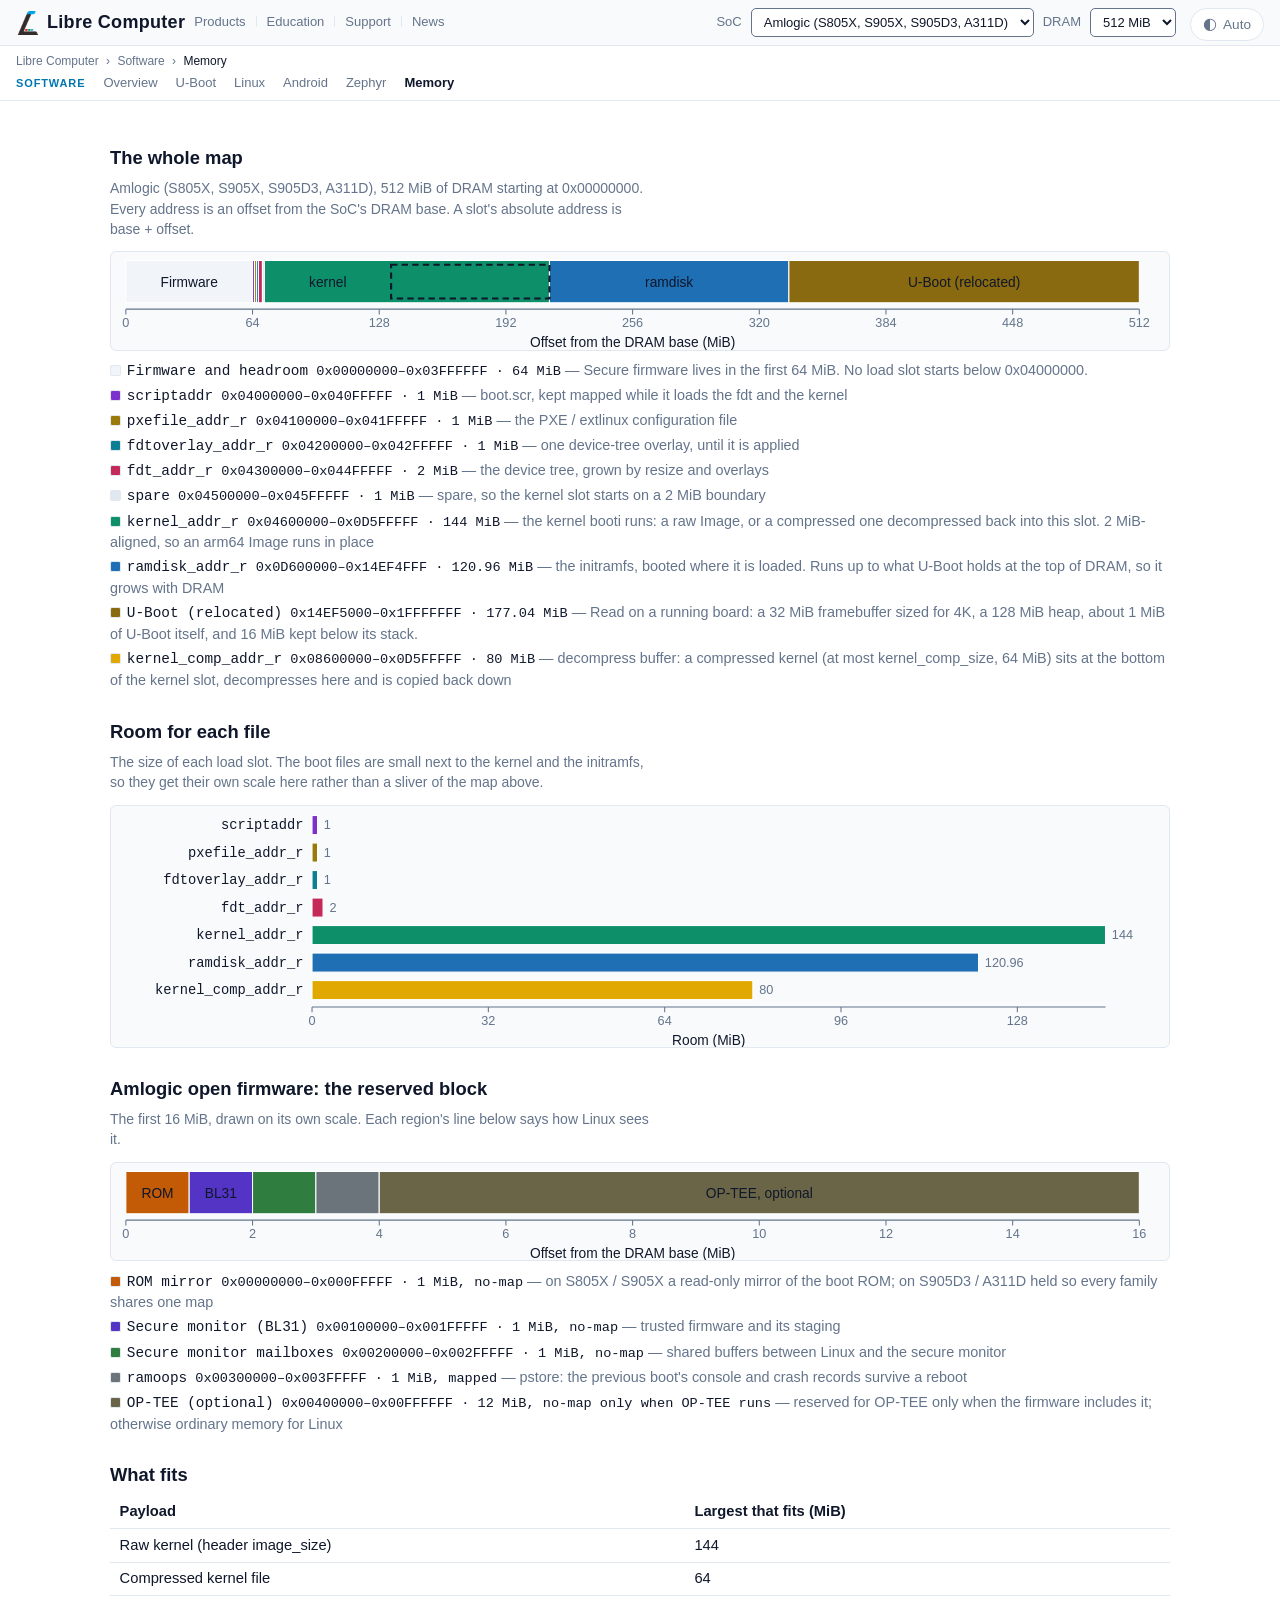
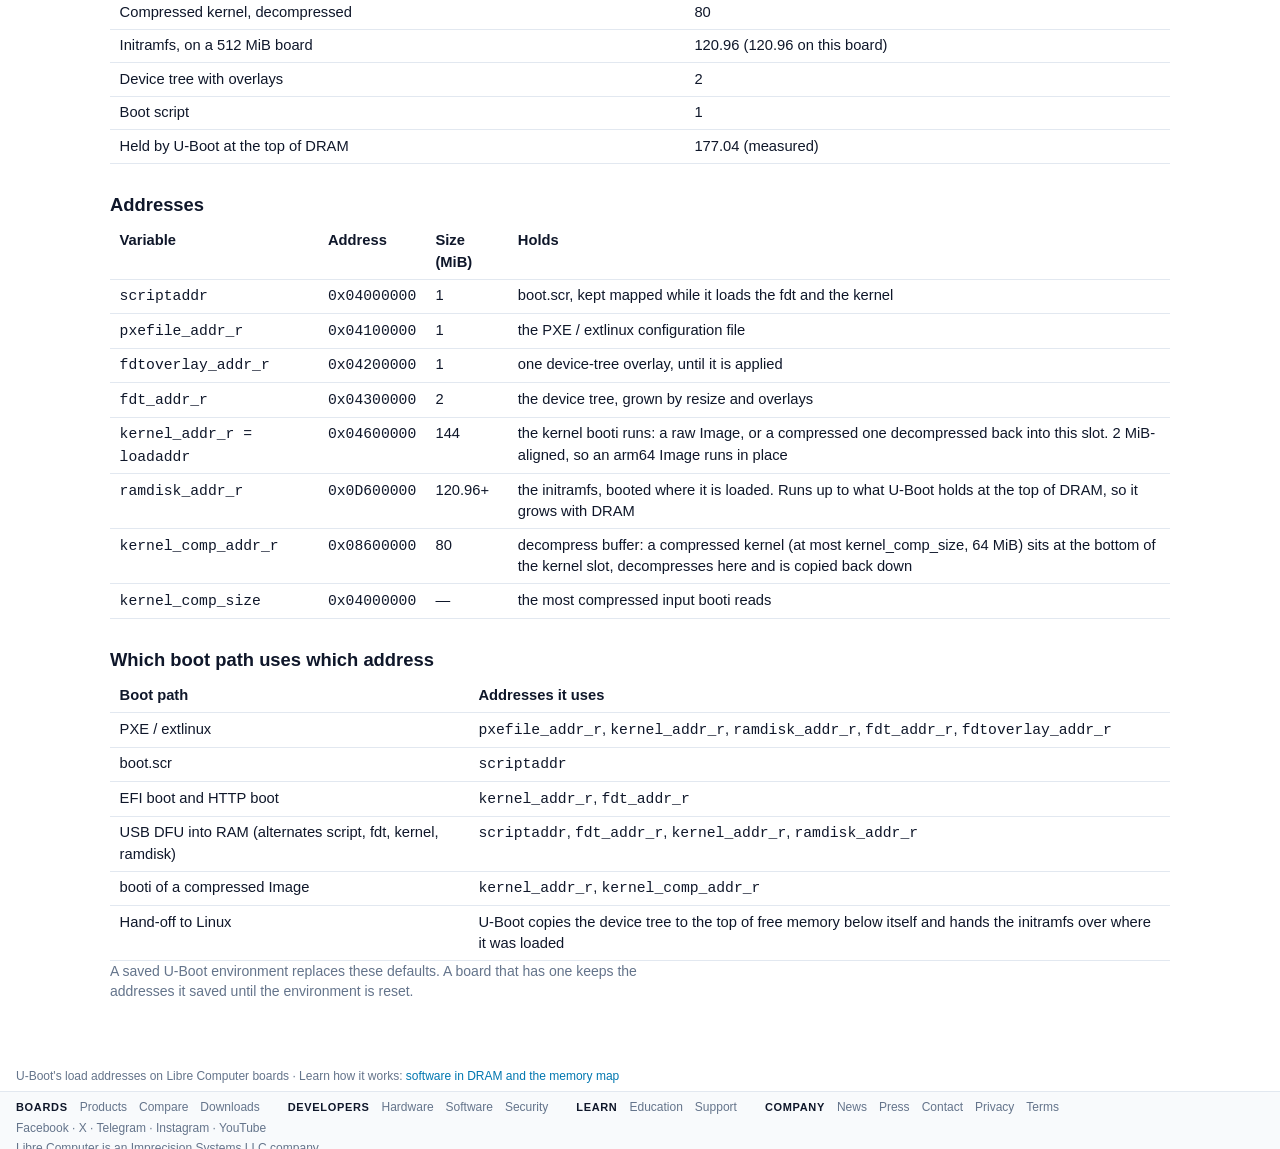
<file: index.html>
<!DOCTYPE html>
<html lang="en">
<head>
<meta charset="utf-8">
<!-- Scripts from this site only, plus the inline theme snippet below by its
     sha256 (tools/check-kit.py recomputes it from the snippet, so a kit
     re-sync that changes the snippet fails the check until this is updated).
     The page's data and images are its own; data: is the kit's logo. -->
<meta http-equiv="Content-Security-Policy" content="default-src 'self'; script-src 'self' 'sha256-oHIc59mqgn9ICn5smlJlKAoSorMm9lRvLXPlZJXSqW8='; style-src 'self' 'unsafe-inline'; img-src 'self' data:; object-src 'none'; base-uri 'none'; form-action 'none'">
<meta name="referrer" content="strict-origin-when-cross-origin">
<meta name="viewport" content="width=device-width, initial-scale=1">
<title>Libre Computer Memory Map</title>
<meta name="description" content="Where U-Boot loads the kernel, device tree, initramfs and boot script on Libre Computer boards, and how much room each one has.">
<!-- og -->
<meta property="og:type" content="website">
<meta property="og:site_name" content="Libre Computer">
<meta property="og:title" content="Libre Computer Memory Map">
<meta property="og:description" content="Where U-Boot loads the kernel, device tree, initramfs and boot script on Libre Computer boards, and how much room each one has.">
<meta property="og:url" content="https://memory.software.libre.computer/">
<meta property="og:image" content="https://libre.computer/images/ogImage.webp">
<meta name="twitter:card" content="summary_large_image">
<!-- /og -->
<link rel="canonical" href="https://memory.software.libre.computer/">
<link rel="icon" href="data:,">
<link rel="stylesheet" href="css/lc-kit.css">
<link rel="stylesheet" href="css/style.css">
<!-- Sets the theme before first paint, so a dark visitor never sees a white
     flash. Must stay inline and must stay ahead of the stylesheets; the copy
     is checked by tools/lc-ui-kit/sync.py against HEAD_SNIPPET in lc-kit.js. -->
<script>try{var q=new URLSearchParams(location.search),e=q.get("embed")==="1",t=e&&q.get("theme");if(e)document.documentElement.classList.add("lc-embed");var p=t==="light"||t==="dark"?t:localStorage.getItem("theme")||"auto";if(p==="dark"||(p==="auto"&&matchMedia("(prefers-color-scheme: dark)").matches))document.documentElement.classList.add("dark")}catch(x){}</script>
</head>
<body class="lc-doc">
<a class="lc-skip" href="#main">Skip to content</a>

<header class="lc-topbar">
  <div class="lc-brand">
    <a class="lc-brand-name" href="https://libre.computer">Libre Computer</a>
    <nav class="lc-sites" aria-label="Libre Computer sites">
      <a class="lc-site" href="https://libre.computer/products/">Products</a>
      <a class="lc-site" href="https://education.libre.computer/">Education</a>
      <a class="lc-site" href="https://hub.libre.computer/">Support</a>
      <a class="lc-site" href="https://libre.computer/news/">News</a>
    </nav>
  </div>
  <div class="lc-controls">
    <label for="family-select">SoC</label>
    <select id="family-select" aria-label="Select SoC family"></select>
    <label for="dram-select">DRAM</label>
    <select id="dram-select" aria-label="Select DRAM size"></select>
  </div>
</header>
<nav class="lc-subnav" aria-label="Software">
    <div class="lc-subnav-sites">
      <nav class="lc-crumbs" aria-label="Breadcrumb"><a href="https://libre.computer/">Libre Computer</a> <span aria-hidden="true">›</span> <a href="https://software.libre.computer/">Software</a> <span aria-hidden="true">›</span> <span aria-current="page">Memory</span></nav>
      <script type="application/ld+json">{"@context": "https://schema.org", "@type": "BreadcrumbList", "itemListElement": [{"@type": "ListItem", "position": 1, "name": "Libre Computer", "item": "https://libre.computer/"}, {"@type": "ListItem", "position": 2, "name": "Software", "item": "https://software.libre.computer/"}, {"@type": "ListItem", "position": 3, "name": "Memory", "item": "https://memory.software.libre.computer/"}]}</script>
      <span class="lc-subnav-label">Software</span>
      <a href="https://software.libre.computer/">Overview</a>
      <a href="https://u-boot.software.libre.computer/">U-Boot</a>
      <a href="https://linux.software.libre.computer/">Linux</a>
      <a href="https://android.software.libre.computer/">Android</a>
      <a href="https://zephyr.software.libre.computer/">Zephyr</a>
      <a href="https://memory.software.libre.computer/" aria-current="true">Memory</a>
    </div>
</nav>

<div class="lc-notices" id="notices"></div>
<script src="js/file-notice.js"></script>

<main class="mm-main" id="main">
  <h1 class="lc-vh">Memory map: Amlogic (S805X, S905X, S905D3, A311D)</h1>
  <section class="mm-section"><h2>The whole map</h2><p class="mm-lede" id="lede">Amlogic (S805X, S905X, S905D3, A311D), 512 MiB of DRAM starting at 0x00000000. Every address is an offset from the SoC&#39;s DRAM base. A slot&#39;s absolute address is base + offset.</p><div id="map" class="mm-chart"></div><ol class="mm-legend" id="map-legend"><li><span class="lc-swatch mm-swatch" style="background: var(--bg-sunken)"></span><code>Firmware and headroom</code><span class="mm-range"> 0x00000000–0x03FFFFFF · 64 MiB</span><span class="mm-dim"> — Secure firmware lives in the first 64 MiB. No load slot starts below 0x04000000.</span></li><li><span class="lc-swatch mm-swatch" style="background: var(--c-uart)"></span><code>scriptaddr</code><span class="mm-range"> 0x04000000–0x040FFFFF · 1 MiB</span><span class="mm-dim"> — boot.scr, kept mapped while it loads the fdt and the kernel</span></li><li><span class="lc-swatch mm-swatch" style="background: var(--c-i2c)"></span><code>pxefile_addr_r</code><span class="mm-range"> 0x04100000–0x041FFFFF · 1 MiB</span><span class="mm-dim"> — the PXE / extlinux configuration file</span></li><li><span class="lc-swatch mm-swatch" style="background: var(--c-sdio)"></span><code>fdtoverlay_addr_r</code><span class="mm-range"> 0x04200000–0x042FFFFF · 1 MiB</span><span class="mm-dim"> — one device-tree overlay, until it is applied</span></li><li><span class="lc-swatch mm-swatch" style="background: var(--c-pwm)"></span><code>fdt_addr_r</code><span class="mm-range"> 0x04300000–0x044FFFFF · 2 MiB</span><span class="mm-dim"> — the device tree, grown by resize and overlays</span></li><li><span class="lc-swatch mm-swatch" style="background: var(--border)"></span><code>spare</code><span class="mm-range"> 0x04500000–0x045FFFFF · 1 MiB</span><span class="mm-dim"> — spare, so the kernel slot starts on a 2 MiB boundary</span></li><li><span class="lc-swatch mm-swatch" style="background: var(--c-eth)"></span><code>kernel_addr_r</code><span class="mm-range"> 0x04600000–0x0D5FFFFF · 144 MiB</span><span class="mm-dim"> — the kernel booti runs: a raw Image, or a compressed one decompressed back into this slot. 2 MiB-aligned, so an arm64 Image runs in place</span></li><li><span class="lc-swatch mm-swatch" style="background: var(--c-usb)"></span><code>ramdisk_addr_r</code><span class="mm-range"> 0x0D600000–0x14EF4FFF · 120.96 MiB</span><span class="mm-dim"> — the initramfs, booted where it is loaded. Runs up to what U-Boot holds at the top of DRAM, so it grows with DRAM</span></li><li><span class="lc-swatch mm-swatch" style="background: var(--brass)"></span><code>U-Boot (relocated)</code><span class="mm-range"> 0x14EF5000–0x1FFFFFFF · 177.04 MiB</span><span class="mm-dim"> — Read on a running board: a 32 MiB framebuffer sized for 4K, a 128 MiB heap, about 1 MiB of U-Boot itself, and 16 MiB kept below its stack.</span></li><li><span class="lc-swatch mm-swatch" style="background: var(--c-powerlv)"></span><code>kernel_comp_addr_r</code><span class="mm-range"> 0x08600000–0x0D5FFFFF · 80 MiB</span><span class="mm-dim"> — decompress buffer: a compressed kernel (at most kernel_comp_size, 64 MiB) sits at the bottom of the kernel slot, decompresses here and is copied back down</span></li></ol></section>
  <section class="mm-section"><h2>Room for each file</h2><p class="mm-lede">The size of each load slot. The boot files are small next to the kernel and the initramfs, so they get their own scale here rather than a sliver of the map above.</p><div id="budgets" class="mm-chart"></div></section>
  <section class="mm-section" id="fw-section"><h2 id="fw-title">Amlogic open firmware: the reserved block</h2><p class="mm-lede" id="fw-lede">The first 16 MiB, drawn on its own scale. Each region&#39;s line below says how Linux sees it.</p><div id="firmware" class="mm-chart"></div><ol class="mm-legend" id="fw-legend"><li><span class="lc-swatch mm-swatch" style="background: var(--c-jtag)"></span><code>ROM mirror</code><span class="mm-range"> 0x00000000–0x000FFFFF · 1 MiB, no-map</span><span class="mm-dim"> — on S805X / S905X a read-only mirror of the boot ROM; on S905D3 / A311D held so every family shares one map</span></li><li><span class="lc-swatch mm-swatch" style="background: var(--c-cec)"></span><code>Secure monitor (BL31)</code><span class="mm-range"> 0x00100000–0x001FFFFF · 1 MiB, no-map</span><span class="mm-dim"> — trusted firmware and its staging</span></li><li><span class="lc-swatch mm-swatch" style="background: var(--c-gpio)"></span><code>Secure monitor mailboxes</code><span class="mm-range"> 0x00200000–0x002FFFFF · 1 MiB, no-map</span><span class="mm-dim"> — shared buffers between Linux and the secure monitor</span></li><li><span class="lc-swatch mm-swatch" style="background: var(--c-clk)"></span><code>ramoops</code><span class="mm-range"> 0x00300000–0x003FFFFF · 1 MiB, mapped</span><span class="mm-dim"> — pstore: the previous boot&#39;s console and crash records survive a reboot</span></li><li><span class="lc-swatch mm-swatch" style="background: var(--c-nc)"></span><code>OP-TEE (optional)</code><span class="mm-range"> 0x00400000–0x00FFFFFF · 12 MiB, no-map only when OP-TEE runs</span><span class="mm-dim"> — reserved for OP-TEE only when the firmware includes it; otherwise ordinary memory for Linux</span></li></ol></section>
  <section class="mm-section"><h2>What fits</h2><div class="lc-table-scroll"><table class="lc-table" id="limits"><tr><th>Payload</th><th>Largest that fits (MiB)</th></tr><tr><td>Raw kernel (header image_size)</td><td>144</td></tr><tr><td>Compressed kernel file</td><td>64</td></tr><tr><td>Compressed kernel, decompressed</td><td>80</td></tr><tr><td>Initramfs, on a 512 MiB board</td><td>120.96 (120.96 on this board)</td></tr><tr><td>Device tree with overlays</td><td>2</td></tr><tr><td>Boot script</td><td>1</td></tr><tr><td>Held by U-Boot at the top of DRAM</td><td>177.04 (measured)</td></tr></table></div></section>
  <section class="mm-section"><h2>Addresses</h2><div class="lc-table-scroll"><table class="lc-table" id="slots"><tr><th>Variable</th><th>Address</th><th>Size (MiB)</th><th>Holds</th></tr><tr><td><code>scriptaddr</code></td><td><code>0x04000000</code></td><td>1</td><td>boot.scr, kept mapped while it loads the fdt and the kernel</td></tr><tr><td><code>pxefile_addr_r</code></td><td><code>0x04100000</code></td><td>1</td><td>the PXE / extlinux configuration file</td></tr><tr><td><code>fdtoverlay_addr_r</code></td><td><code>0x04200000</code></td><td>1</td><td>one device-tree overlay, until it is applied</td></tr><tr><td><code>fdt_addr_r</code></td><td><code>0x04300000</code></td><td>2</td><td>the device tree, grown by resize and overlays</td></tr><tr><td><code>kernel_addr_r = loadaddr</code></td><td><code>0x04600000</code></td><td>144</td><td>the kernel booti runs: a raw Image, or a compressed one decompressed back into this slot. 2 MiB-aligned, so an arm64 Image runs in place</td></tr><tr><td><code>ramdisk_addr_r</code></td><td><code>0x0D600000</code></td><td>120.96+</td><td>the initramfs, booted where it is loaded. Runs up to what U-Boot holds at the top of DRAM, so it grows with DRAM</td></tr><tr><td><code>kernel_comp_addr_r</code></td><td><code>0x08600000</code></td><td>80</td><td>decompress buffer: a compressed kernel (at most kernel_comp_size, 64 MiB) sits at the bottom of the kernel slot, decompresses here and is copied back down</td></tr><tr><td><code>kernel_comp_size</code></td><td><code>0x04000000</code></td><td>—</td><td>the most compressed input booti reads</td></tr></table></div></section>
  <section class="mm-section"><h2>Which boot path uses which address</h2><div class="lc-table-scroll"><table class="lc-table" id="mechanisms"><tr><th>Boot path</th><th>Addresses it uses</th></tr><tr><td>PXE / extlinux</td><td><code>pxefile_addr_r</code>, <code>kernel_addr_r</code>, <code>ramdisk_addr_r</code>, <code>fdt_addr_r</code>, <code>fdtoverlay_addr_r</code></td></tr><tr><td>boot.scr</td><td><code>scriptaddr</code></td></tr><tr><td>EFI boot and HTTP boot</td><td><code>kernel_addr_r</code>, <code>fdt_addr_r</code></td></tr><tr><td>USB DFU into RAM (alternates script, fdt, kernel, ramdisk)</td><td><code>scriptaddr</code>, <code>fdt_addr_r</code>, <code>kernel_addr_r</code>, <code>ramdisk_addr_r</code></td></tr><tr><td>booti of a compressed Image</td><td><code>kernel_addr_r</code>, <code>kernel_comp_addr_r</code></td></tr><tr><td>Hand-off to Linux</td><td>U-Boot copies the device tree to the top of free memory below itself and hands the initramfs over where it was loaded</td></tr></table></div><p class="mm-note" id="caveat">A saved U-Boot environment replaces these defaults. A board that has one keeps the addresses it saved until the environment is reset.</p></section>
</main>

<p class="lc-page-note">U-Boot's load addresses on Libre Computer boards ·
  Learn how it works: <a href="https://education.libre.computer/modules/bootloader/">software in DRAM and the memory map</a></p>
<footer class="lc-footer">
  <nav class="lc-footer-links" aria-label="Libre Computer">
    <div class="lc-footer-group"><span class="lc-footer-head">Boards</span><a href="https://libre.computer/products/">Products</a><a href="https://libre.computer/compare/">Compare</a><a href="https://libre.computer/downloads/">Downloads</a></div>
    <div class="lc-footer-group"><span class="lc-footer-head">Developers</span><a href="https://hardware.libre.computer/">Hardware</a><a href="https://software.libre.computer/">Software</a><a href="https://libre.computer/security/">Security</a></div>
    <div class="lc-footer-group"><span class="lc-footer-head">Learn</span><a href="https://education.libre.computer/">Education</a><a href="https://hub.libre.computer/">Support</a></div>
    <div class="lc-footer-group"><span class="lc-footer-head">Company</span><a href="https://libre.computer/news/">News</a><a href="https://libre.computer/press/">Press</a><a href="https://libre.computer/#contact">Contact</a><a href="https://libre.computer/privacy/">Privacy</a><a href="https://libre.computer/terms/">Terms</a></div>
  </nav>
  <p class="lc-footer-social"><a href="https://facebook.com/librecomputer" rel="noopener">Facebook</a> &middot; <a href="https://x.com/LibreComputer" rel="noopener">X</a> &middot; <a href="https://t.me/libre_computer" rel="noopener">Telegram</a> &middot; <a href="https://www.instagram.com/librecomputer/" rel="noopener">Instagram</a> &middot; <a href="https://www.youtube.com/c/LibreComputer" rel="noopener">YouTube</a></p>
  <p class="lc-footer-company">Libre Computer is an <a href="https://imprecisionsystems.com/" rel="noopener">Imprecision Systems LLC</a> company.</p>
</footer>

<script type="module" src="js/app.js"></script>
</body>
</html>
</file>
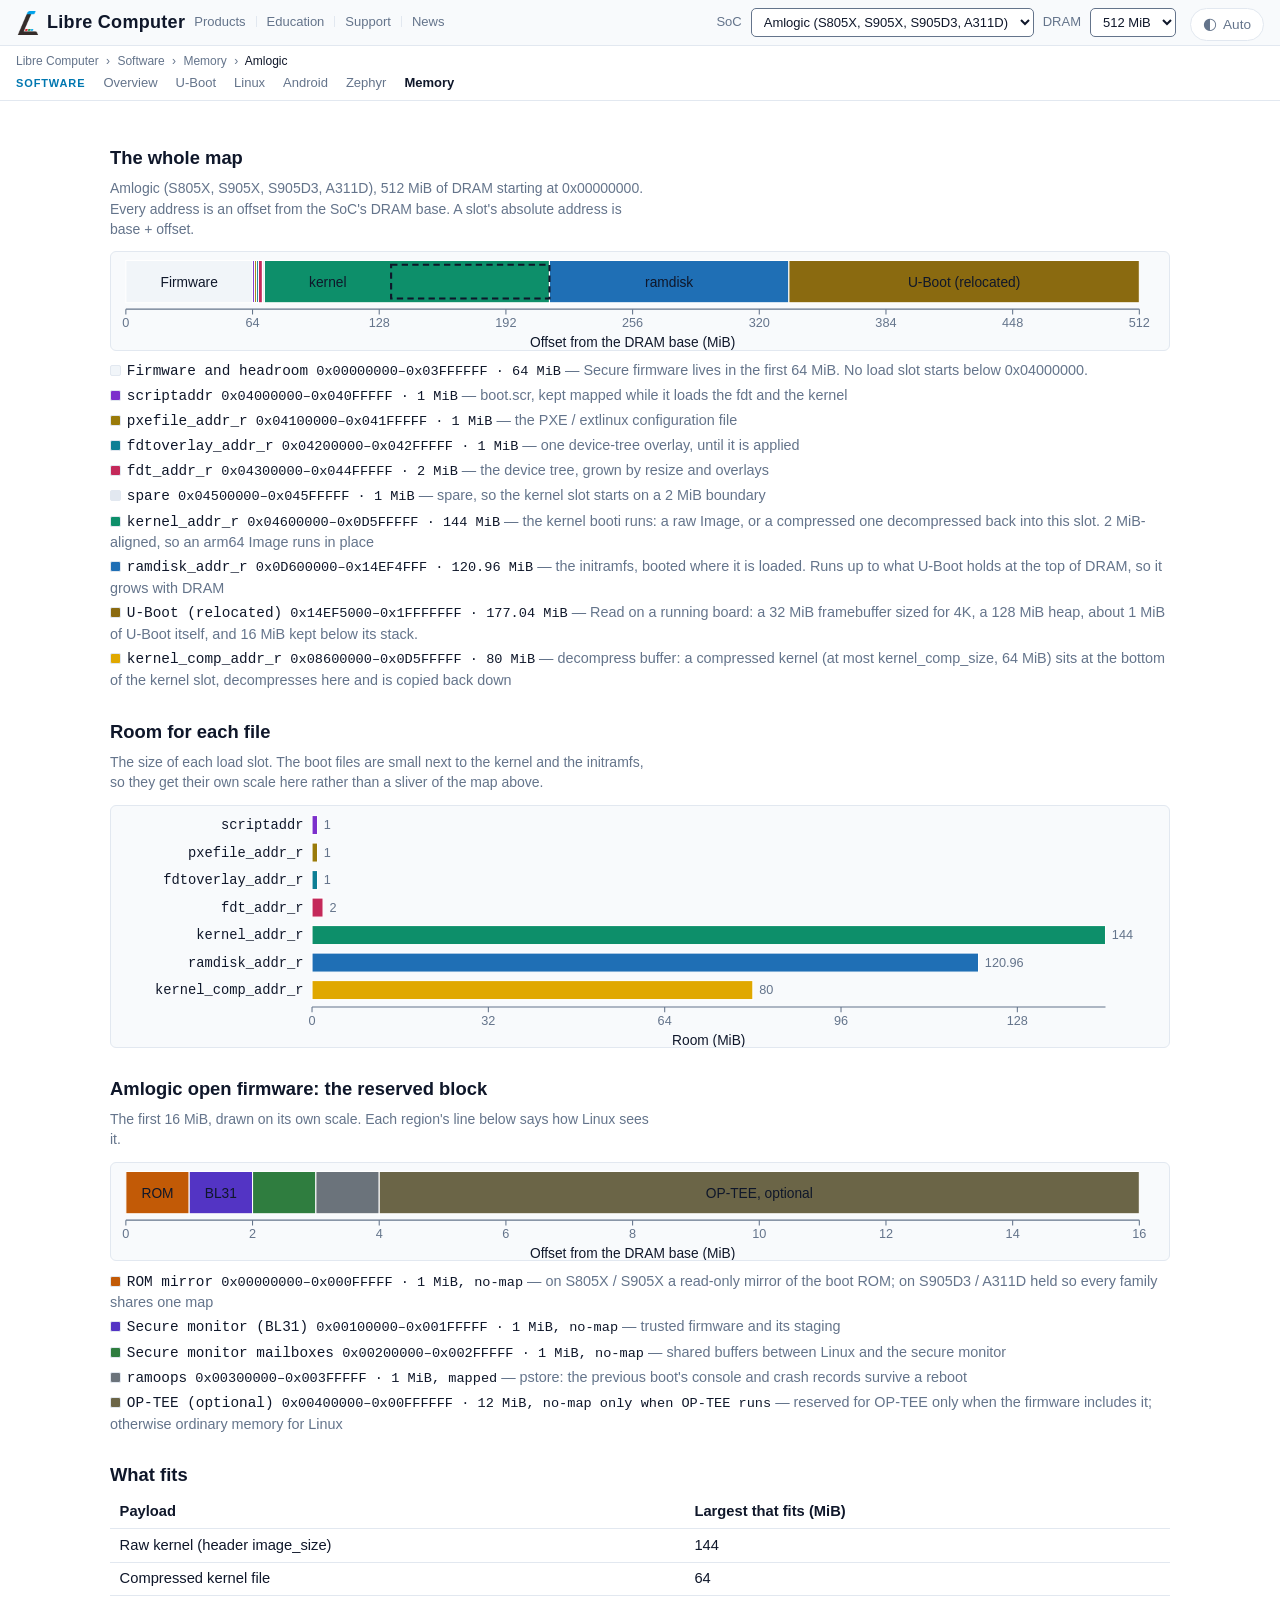
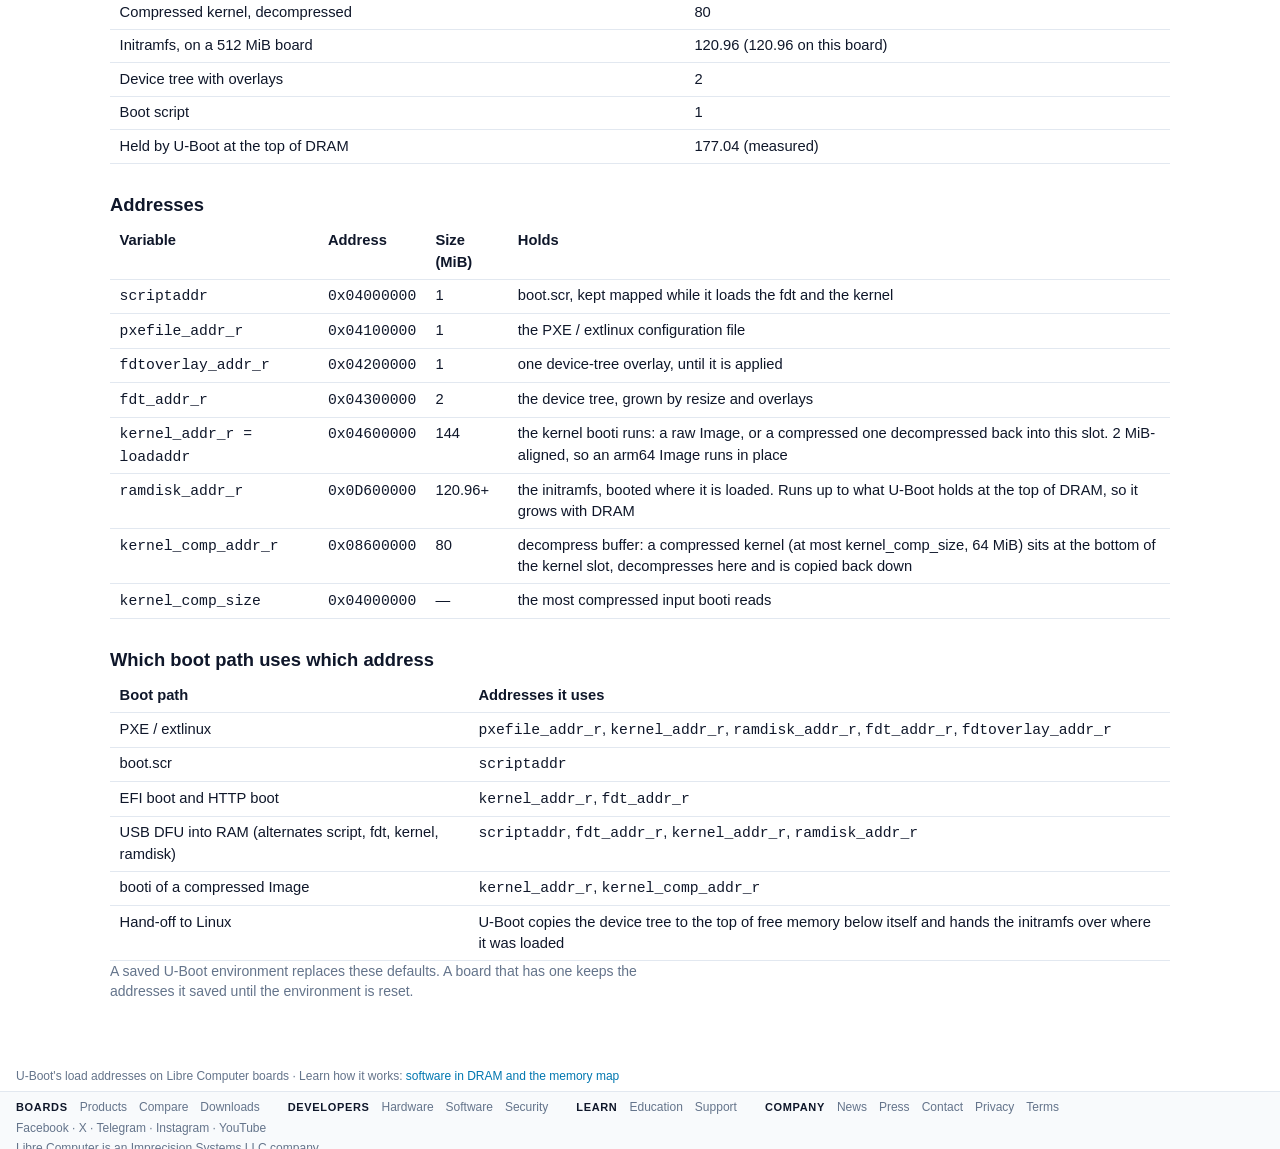
<file: amlogic/index.html>
<!DOCTYPE html>
<html lang="en">
<head>
<meta charset="utf-8">
<!-- Scripts from this site only, plus the inline theme snippet below by its
     sha256 (tools/check-kit.py recomputes it from the snippet, so a kit
     re-sync that changes the snippet fails the check until this is updated).
     The page's data and images are its own; data: is the kit's logo. -->
<meta http-equiv="Content-Security-Policy" content="default-src 'self'; script-src 'self' 'sha256-oHIc59mqgn9ICn5smlJlKAoSorMm9lRvLXPlZJXSqW8='; style-src 'self' 'unsafe-inline'; img-src 'self' data:; object-src 'none'; base-uri 'none'; form-action 'none'">
<meta name="referrer" content="strict-origin-when-cross-origin">
<meta name="viewport" content="width=device-width, initial-scale=1">
<title>Amlogic (S805X, S905X, S905D3, A311D) — Libre Computer Memory Map</title>
<meta name="description" content="Amlogic (S805X, S905X, S905D3, A311D): Where U-Boot loads the kernel, device tree, initramfs and boot script on Libre Computer boards, and how much room each one has.">
<!-- og -->
<meta property="og:type" content="website">
<meta property="og:site_name" content="Libre Computer">
<meta property="og:title" content="Amlogic (S805X, S905X, S905D3, A311D) — Libre Computer Memory Map">
<meta property="og:description" content="Amlogic (S805X, S905X, S905D3, A311D): Where U-Boot loads the kernel, device tree, initramfs and boot script on Libre Computer boards, and how much room each one has.">
<meta property="og:url" content="https://memory.software.libre.computer/amlogic/">
<meta property="og:image" content="https://libre.computer/images/ogImage.webp">
<meta name="twitter:card" content="summary_large_image">
<!-- /og -->
<link rel="canonical" href="https://memory.software.libre.computer/amlogic/">
<link rel="icon" href="data:,">
<link rel="stylesheet" href="../css/lc-kit.css">
<link rel="stylesheet" href="../css/style.css">
<!-- Sets the theme before first paint, so a dark visitor never sees a white
     flash. Must stay inline and must stay ahead of the stylesheets; the copy
     is checked by tools/lc-ui-kit/sync.py against HEAD_SNIPPET in lc-kit.js. -->
<script>try{var q=new URLSearchParams(location.search),e=q.get("embed")==="1",t=e&&q.get("theme");if(e)document.documentElement.classList.add("lc-embed");var p=t==="light"||t==="dark"?t:localStorage.getItem("theme")||"auto";if(p==="dark"||(p==="auto"&&matchMedia("(prefers-color-scheme: dark)").matches))document.documentElement.classList.add("dark")}catch(x){}</script>
</head>
<body class="lc-doc" data-soc="amlogic">
<a class="lc-skip" href="#main">Skip to content</a>

<header class="lc-topbar">
  <div class="lc-brand">
    <a class="lc-brand-name" href="https://libre.computer">Libre Computer</a>
    <nav class="lc-sites" aria-label="Libre Computer sites">
      <a class="lc-site" href="https://libre.computer/products/">Products</a>
      <a class="lc-site" href="https://education.libre.computer/">Education</a>
      <a class="lc-site" href="https://hub.libre.computer/">Support</a>
      <a class="lc-site" href="https://libre.computer/news/">News</a>
    </nav>
  </div>
  <div class="lc-controls">
    <label for="family-select">SoC</label>
    <select id="family-select" aria-label="Select SoC family"></select>
    <label for="dram-select">DRAM</label>
    <select id="dram-select" aria-label="Select DRAM size"></select>
  </div>
</header>
<nav class="lc-subnav" aria-label="Software">
    <div class="lc-subnav-sites">
      <nav class="lc-crumbs" aria-label="Breadcrumb"><a href="https://libre.computer/">Libre Computer</a> <span aria-hidden="true">›</span> <a href="https://software.libre.computer/">Software</a> <span aria-hidden="true">›</span> <a href="https://memory.software.libre.computer/">Memory</a> <span aria-hidden="true">›</span> <span aria-current="page">Amlogic</span></nav>
      <script type="application/ld+json">{"@context": "https://schema.org", "@type": "BreadcrumbList", "itemListElement": [{"@type": "ListItem", "position": 1, "name": "Libre Computer", "item": "https://libre.computer/"}, {"@type": "ListItem", "position": 2, "name": "Software", "item": "https://software.libre.computer/"}, {"@type": "ListItem", "position": 3, "name": "Memory", "item": "https://memory.software.libre.computer/"}, {"@type": "ListItem", "position": 4, "name": "Amlogic", "item": "https://memory.software.libre.computer/amlogic/"}]}</script>
      <span class="lc-subnav-label">Software</span>
      <a href="https://software.libre.computer/">Overview</a>
      <a href="https://u-boot.software.libre.computer/">U-Boot</a>
      <a href="https://linux.software.libre.computer/">Linux</a>
      <a href="https://android.software.libre.computer/">Android</a>
      <a href="https://zephyr.software.libre.computer/">Zephyr</a>
      <a href="https://memory.software.libre.computer/" aria-current="true">Memory</a>
    </div>
</nav>

<div class="lc-notices" id="notices"></div>
<script src="../js/file-notice.js"></script>

<main class="mm-main" id="main">
  <h1 class="lc-vh">Memory map: Amlogic (S805X, S905X, S905D3, A311D)</h1>
  <section class="mm-section"><h2>The whole map</h2><p class="mm-lede" id="lede">Amlogic (S805X, S905X, S905D3, A311D), 512 MiB of DRAM starting at 0x00000000. Every address is an offset from the SoC&#39;s DRAM base. A slot&#39;s absolute address is base + offset.</p><div id="map" class="mm-chart"></div><ol class="mm-legend" id="map-legend"><li><span class="lc-swatch mm-swatch" style="background: var(--bg-sunken)"></span><code>Firmware and headroom</code><span class="mm-range"> 0x00000000–0x03FFFFFF · 64 MiB</span><span class="mm-dim"> — Secure firmware lives in the first 64 MiB. No load slot starts below 0x04000000.</span></li><li><span class="lc-swatch mm-swatch" style="background: var(--c-uart)"></span><code>scriptaddr</code><span class="mm-range"> 0x04000000–0x040FFFFF · 1 MiB</span><span class="mm-dim"> — boot.scr, kept mapped while it loads the fdt and the kernel</span></li><li><span class="lc-swatch mm-swatch" style="background: var(--c-i2c)"></span><code>pxefile_addr_r</code><span class="mm-range"> 0x04100000–0x041FFFFF · 1 MiB</span><span class="mm-dim"> — the PXE / extlinux configuration file</span></li><li><span class="lc-swatch mm-swatch" style="background: var(--c-sdio)"></span><code>fdtoverlay_addr_r</code><span class="mm-range"> 0x04200000–0x042FFFFF · 1 MiB</span><span class="mm-dim"> — one device-tree overlay, until it is applied</span></li><li><span class="lc-swatch mm-swatch" style="background: var(--c-pwm)"></span><code>fdt_addr_r</code><span class="mm-range"> 0x04300000–0x044FFFFF · 2 MiB</span><span class="mm-dim"> — the device tree, grown by resize and overlays</span></li><li><span class="lc-swatch mm-swatch" style="background: var(--border)"></span><code>spare</code><span class="mm-range"> 0x04500000–0x045FFFFF · 1 MiB</span><span class="mm-dim"> — spare, so the kernel slot starts on a 2 MiB boundary</span></li><li><span class="lc-swatch mm-swatch" style="background: var(--c-eth)"></span><code>kernel_addr_r</code><span class="mm-range"> 0x04600000–0x0D5FFFFF · 144 MiB</span><span class="mm-dim"> — the kernel booti runs: a raw Image, or a compressed one decompressed back into this slot. 2 MiB-aligned, so an arm64 Image runs in place</span></li><li><span class="lc-swatch mm-swatch" style="background: var(--c-usb)"></span><code>ramdisk_addr_r</code><span class="mm-range"> 0x0D600000–0x14EF4FFF · 120.96 MiB</span><span class="mm-dim"> — the initramfs, booted where it is loaded. Runs up to what U-Boot holds at the top of DRAM, so it grows with DRAM</span></li><li><span class="lc-swatch mm-swatch" style="background: var(--brass)"></span><code>U-Boot (relocated)</code><span class="mm-range"> 0x14EF5000–0x1FFFFFFF · 177.04 MiB</span><span class="mm-dim"> — Read on a running board: a 32 MiB framebuffer sized for 4K, a 128 MiB heap, about 1 MiB of U-Boot itself, and 16 MiB kept below its stack.</span></li><li><span class="lc-swatch mm-swatch" style="background: var(--c-powerlv)"></span><code>kernel_comp_addr_r</code><span class="mm-range"> 0x08600000–0x0D5FFFFF · 80 MiB</span><span class="mm-dim"> — decompress buffer: a compressed kernel (at most kernel_comp_size, 64 MiB) sits at the bottom of the kernel slot, decompresses here and is copied back down</span></li></ol></section>
  <section class="mm-section"><h2>Room for each file</h2><p class="mm-lede">The size of each load slot. The boot files are small next to the kernel and the initramfs, so they get their own scale here rather than a sliver of the map above.</p><div id="budgets" class="mm-chart"></div></section>
  <section class="mm-section" id="fw-section"><h2 id="fw-title">Amlogic open firmware: the reserved block</h2><p class="mm-lede" id="fw-lede">The first 16 MiB, drawn on its own scale. Each region&#39;s line below says how Linux sees it.</p><div id="firmware" class="mm-chart"></div><ol class="mm-legend" id="fw-legend"><li><span class="lc-swatch mm-swatch" style="background: var(--c-jtag)"></span><code>ROM mirror</code><span class="mm-range"> 0x00000000–0x000FFFFF · 1 MiB, no-map</span><span class="mm-dim"> — on S805X / S905X a read-only mirror of the boot ROM; on S905D3 / A311D held so every family shares one map</span></li><li><span class="lc-swatch mm-swatch" style="background: var(--c-cec)"></span><code>Secure monitor (BL31)</code><span class="mm-range"> 0x00100000–0x001FFFFF · 1 MiB, no-map</span><span class="mm-dim"> — trusted firmware and its staging</span></li><li><span class="lc-swatch mm-swatch" style="background: var(--c-gpio)"></span><code>Secure monitor mailboxes</code><span class="mm-range"> 0x00200000–0x002FFFFF · 1 MiB, no-map</span><span class="mm-dim"> — shared buffers between Linux and the secure monitor</span></li><li><span class="lc-swatch mm-swatch" style="background: var(--c-clk)"></span><code>ramoops</code><span class="mm-range"> 0x00300000–0x003FFFFF · 1 MiB, mapped</span><span class="mm-dim"> — pstore: the previous boot&#39;s console and crash records survive a reboot</span></li><li><span class="lc-swatch mm-swatch" style="background: var(--c-nc)"></span><code>OP-TEE (optional)</code><span class="mm-range"> 0x00400000–0x00FFFFFF · 12 MiB, no-map only when OP-TEE runs</span><span class="mm-dim"> — reserved for OP-TEE only when the firmware includes it; otherwise ordinary memory for Linux</span></li></ol></section>
  <section class="mm-section"><h2>What fits</h2><div class="lc-table-scroll"><table class="lc-table" id="limits"><tr><th>Payload</th><th>Largest that fits (MiB)</th></tr><tr><td>Raw kernel (header image_size)</td><td>144</td></tr><tr><td>Compressed kernel file</td><td>64</td></tr><tr><td>Compressed kernel, decompressed</td><td>80</td></tr><tr><td>Initramfs, on a 512 MiB board</td><td>120.96 (120.96 on this board)</td></tr><tr><td>Device tree with overlays</td><td>2</td></tr><tr><td>Boot script</td><td>1</td></tr><tr><td>Held by U-Boot at the top of DRAM</td><td>177.04 (measured)</td></tr></table></div></section>
  <section class="mm-section"><h2>Addresses</h2><div class="lc-table-scroll"><table class="lc-table" id="slots"><tr><th>Variable</th><th>Address</th><th>Size (MiB)</th><th>Holds</th></tr><tr><td><code>scriptaddr</code></td><td><code>0x04000000</code></td><td>1</td><td>boot.scr, kept mapped while it loads the fdt and the kernel</td></tr><tr><td><code>pxefile_addr_r</code></td><td><code>0x04100000</code></td><td>1</td><td>the PXE / extlinux configuration file</td></tr><tr><td><code>fdtoverlay_addr_r</code></td><td><code>0x04200000</code></td><td>1</td><td>one device-tree overlay, until it is applied</td></tr><tr><td><code>fdt_addr_r</code></td><td><code>0x04300000</code></td><td>2</td><td>the device tree, grown by resize and overlays</td></tr><tr><td><code>kernel_addr_r = loadaddr</code></td><td><code>0x04600000</code></td><td>144</td><td>the kernel booti runs: a raw Image, or a compressed one decompressed back into this slot. 2 MiB-aligned, so an arm64 Image runs in place</td></tr><tr><td><code>ramdisk_addr_r</code></td><td><code>0x0D600000</code></td><td>120.96+</td><td>the initramfs, booted where it is loaded. Runs up to what U-Boot holds at the top of DRAM, so it grows with DRAM</td></tr><tr><td><code>kernel_comp_addr_r</code></td><td><code>0x08600000</code></td><td>80</td><td>decompress buffer: a compressed kernel (at most kernel_comp_size, 64 MiB) sits at the bottom of the kernel slot, decompresses here and is copied back down</td></tr><tr><td><code>kernel_comp_size</code></td><td><code>0x04000000</code></td><td>—</td><td>the most compressed input booti reads</td></tr></table></div></section>
  <section class="mm-section"><h2>Which boot path uses which address</h2><div class="lc-table-scroll"><table class="lc-table" id="mechanisms"><tr><th>Boot path</th><th>Addresses it uses</th></tr><tr><td>PXE / extlinux</td><td><code>pxefile_addr_r</code>, <code>kernel_addr_r</code>, <code>ramdisk_addr_r</code>, <code>fdt_addr_r</code>, <code>fdtoverlay_addr_r</code></td></tr><tr><td>boot.scr</td><td><code>scriptaddr</code></td></tr><tr><td>EFI boot and HTTP boot</td><td><code>kernel_addr_r</code>, <code>fdt_addr_r</code></td></tr><tr><td>USB DFU into RAM (alternates script, fdt, kernel, ramdisk)</td><td><code>scriptaddr</code>, <code>fdt_addr_r</code>, <code>kernel_addr_r</code>, <code>ramdisk_addr_r</code></td></tr><tr><td>booti of a compressed Image</td><td><code>kernel_addr_r</code>, <code>kernel_comp_addr_r</code></td></tr><tr><td>Hand-off to Linux</td><td>U-Boot copies the device tree to the top of free memory below itself and hands the initramfs over where it was loaded</td></tr></table></div><p class="mm-note" id="caveat">A saved U-Boot environment replaces these defaults. A board that has one keeps the addresses it saved until the environment is reset.</p></section>
</main>

<p class="lc-page-note">U-Boot's load addresses on Libre Computer boards ·
  Learn how it works: <a href="https://education.libre.computer/modules/bootloader/">software in DRAM and the memory map</a></p>
<footer class="lc-footer">
  <nav class="lc-footer-links" aria-label="Libre Computer">
    <div class="lc-footer-group"><span class="lc-footer-head">Boards</span><a href="https://libre.computer/products/">Products</a><a href="https://libre.computer/compare/">Compare</a><a href="https://libre.computer/downloads/">Downloads</a></div>
    <div class="lc-footer-group"><span class="lc-footer-head">Developers</span><a href="https://hardware.libre.computer/">Hardware</a><a href="https://software.libre.computer/">Software</a><a href="https://libre.computer/security/">Security</a></div>
    <div class="lc-footer-group"><span class="lc-footer-head">Learn</span><a href="https://education.libre.computer/">Education</a><a href="https://hub.libre.computer/">Support</a></div>
    <div class="lc-footer-group"><span class="lc-footer-head">Company</span><a href="https://libre.computer/news/">News</a><a href="https://libre.computer/press/">Press</a><a href="https://libre.computer/#contact">Contact</a><a href="https://libre.computer/privacy/">Privacy</a><a href="https://libre.computer/terms/">Terms</a></div>
  </nav>
  <p class="lc-footer-social"><a href="https://facebook.com/librecomputer" rel="noopener">Facebook</a> &middot; <a href="https://x.com/LibreComputer" rel="noopener">X</a> &middot; <a href="https://t.me/libre_computer" rel="noopener">Telegram</a> &middot; <a href="https://www.instagram.com/librecomputer/" rel="noopener">Instagram</a> &middot; <a href="https://www.youtube.com/c/LibreComputer" rel="noopener">YouTube</a></p>
  <p class="lc-footer-company">Libre Computer is an <a href="https://imprecisionsystems.com/" rel="noopener">Imprecision Systems LLC</a> company.</p>
</footer>

<script type="module" src="../js/app.js"></script>
</body>
</html>
</file>
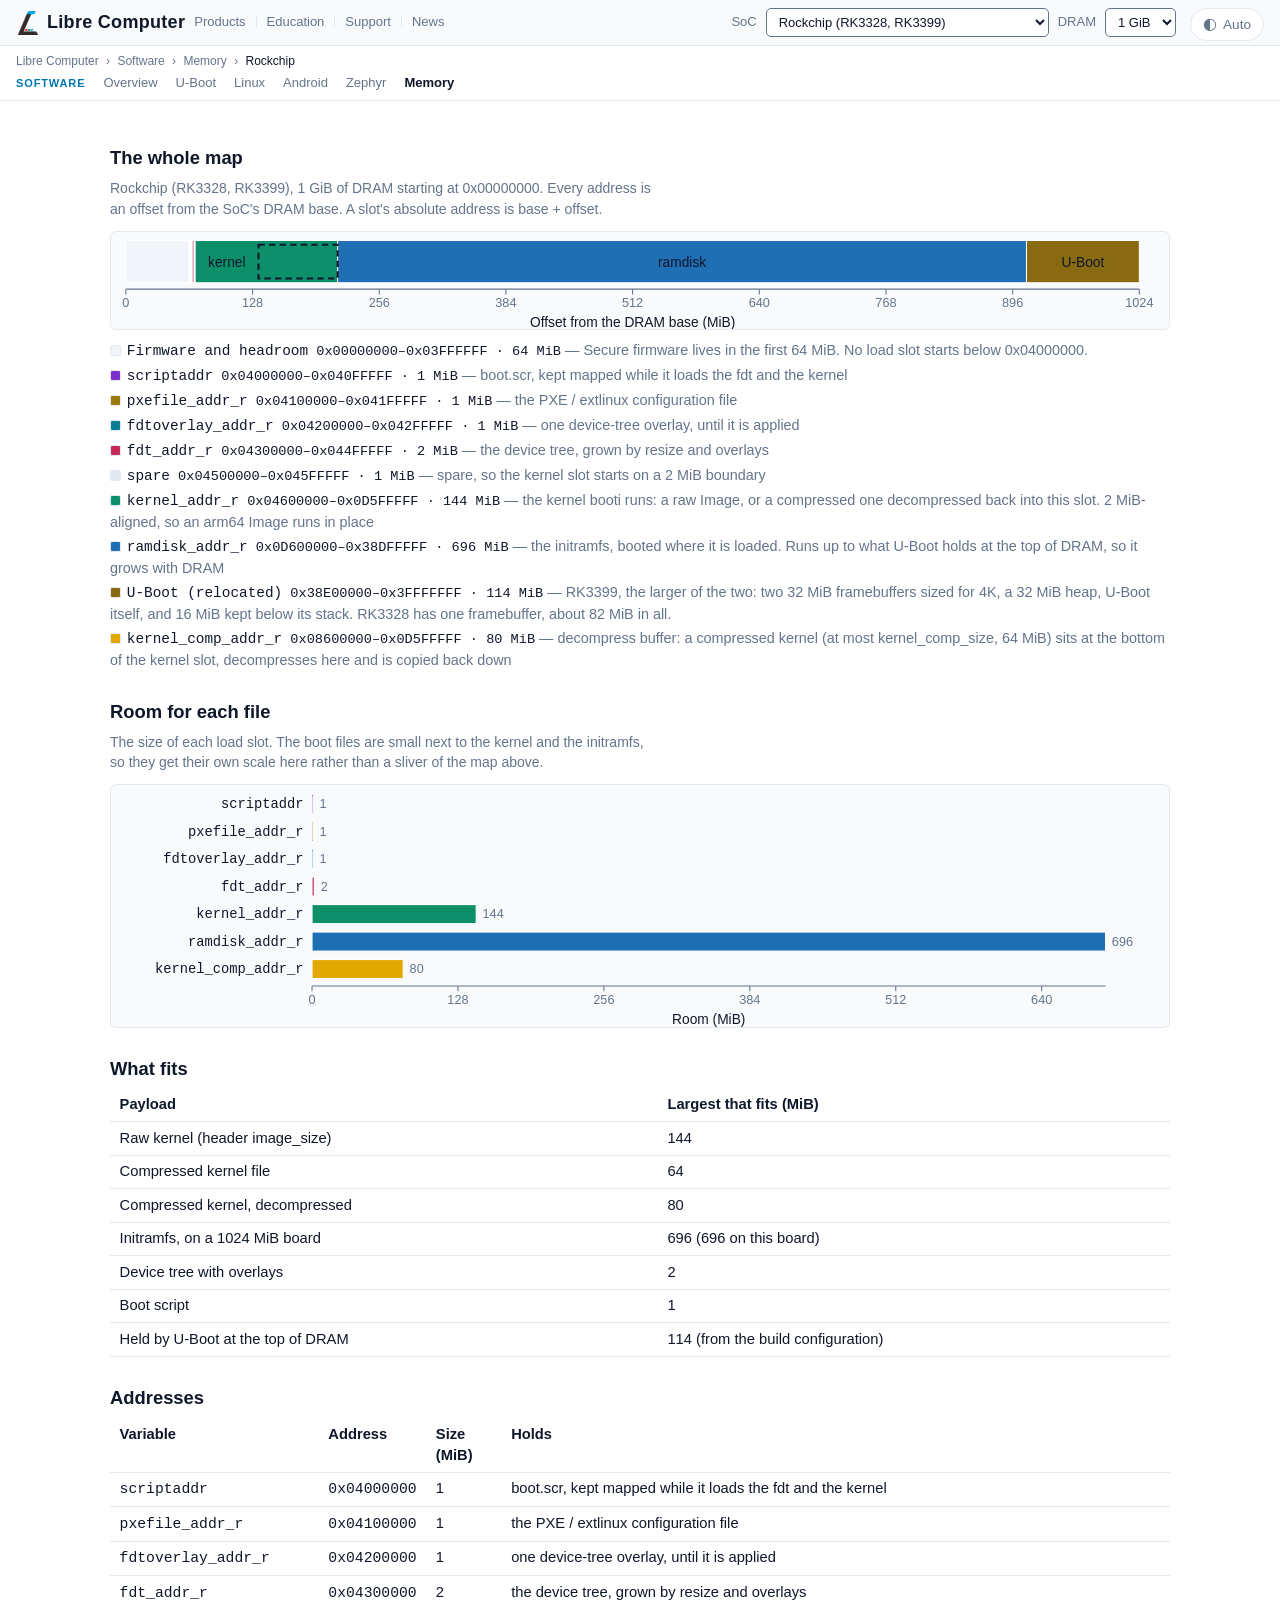
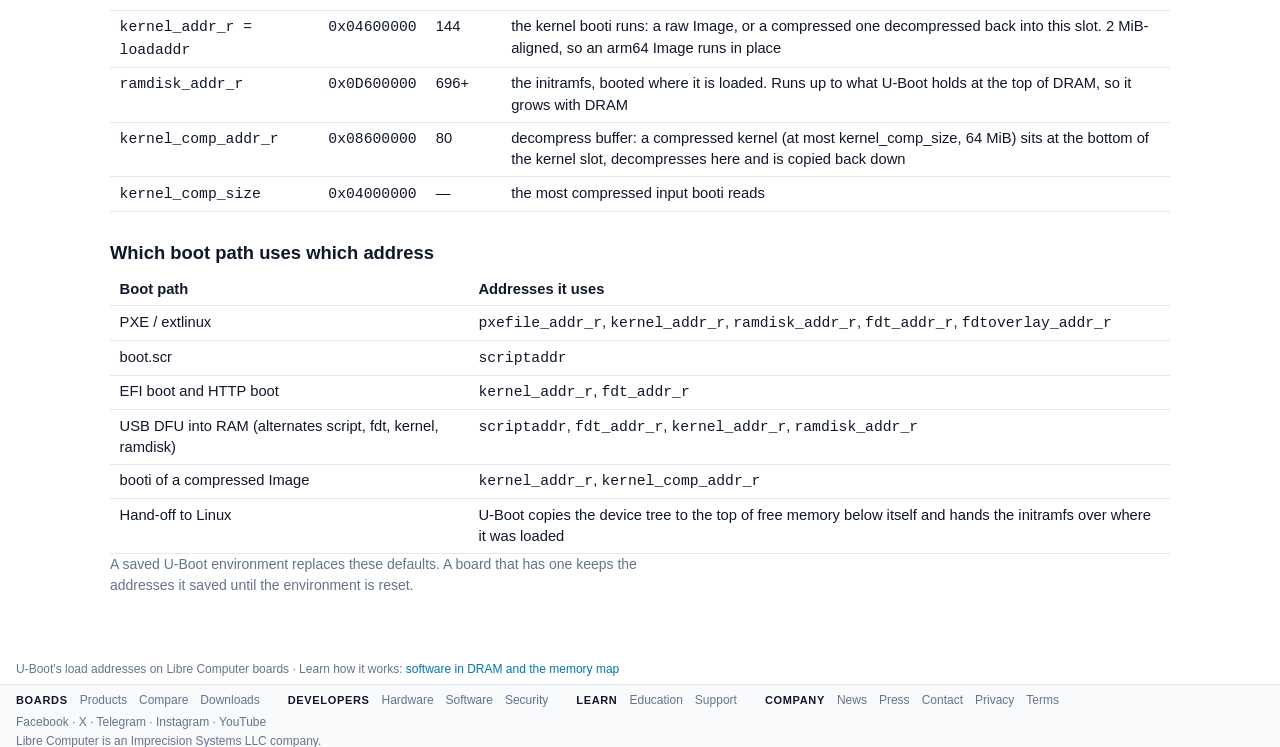
<file: rockchip/index.html>
<!DOCTYPE html>
<html lang="en">
<head>
<meta charset="utf-8">
<!-- Scripts from this site only, plus the inline theme snippet below by its
     sha256 (tools/check-kit.py recomputes it from the snippet, so a kit
     re-sync that changes the snippet fails the check until this is updated).
     The page's data and images are its own; data: is the kit's logo. -->
<meta http-equiv="Content-Security-Policy" content="default-src 'self'; script-src 'self' 'sha256-oHIc59mqgn9ICn5smlJlKAoSorMm9lRvLXPlZJXSqW8='; style-src 'self' 'unsafe-inline'; img-src 'self' data:; object-src 'none'; base-uri 'none'; form-action 'none'">
<meta name="referrer" content="strict-origin-when-cross-origin">
<meta name="viewport" content="width=device-width, initial-scale=1">
<title>Rockchip (RK3328, RK3399) — Libre Computer Memory Map</title>
<meta name="description" content="Rockchip (RK3328, RK3399): Where U-Boot loads the kernel, device tree, initramfs and boot script on Libre Computer boards, and how much room each one has.">
<!-- og -->
<meta property="og:type" content="website">
<meta property="og:site_name" content="Libre Computer">
<meta property="og:title" content="Rockchip (RK3328, RK3399) — Libre Computer Memory Map">
<meta property="og:description" content="Rockchip (RK3328, RK3399): Where U-Boot loads the kernel, device tree, initramfs and boot script on Libre Computer boards, and how much room each one has.">
<meta property="og:url" content="https://memory.software.libre.computer/rockchip/">
<meta property="og:image" content="https://libre.computer/images/ogImage.webp">
<meta name="twitter:card" content="summary_large_image">
<!-- /og -->
<link rel="canonical" href="https://memory.software.libre.computer/rockchip/">
<link rel="icon" href="data:,">
<link rel="stylesheet" href="../css/lc-kit.css">
<link rel="stylesheet" href="../css/style.css">
<!-- Sets the theme before first paint, so a dark visitor never sees a white
     flash. Must stay inline and must stay ahead of the stylesheets; the copy
     is checked by tools/lc-ui-kit/sync.py against HEAD_SNIPPET in lc-kit.js. -->
<script>try{var q=new URLSearchParams(location.search),e=q.get("embed")==="1",t=e&&q.get("theme");if(e)document.documentElement.classList.add("lc-embed");var p=t==="light"||t==="dark"?t:localStorage.getItem("theme")||"auto";if(p==="dark"||(p==="auto"&&matchMedia("(prefers-color-scheme: dark)").matches))document.documentElement.classList.add("dark")}catch(x){}</script>
</head>
<body class="lc-doc" data-soc="rockchip">
<a class="lc-skip" href="#main">Skip to content</a>

<header class="lc-topbar">
  <div class="lc-brand">
    <a class="lc-brand-name" href="https://libre.computer">Libre Computer</a>
    <nav class="lc-sites" aria-label="Libre Computer sites">
      <a class="lc-site" href="https://libre.computer/products/">Products</a>
      <a class="lc-site" href="https://education.libre.computer/">Education</a>
      <a class="lc-site" href="https://hub.libre.computer/">Support</a>
      <a class="lc-site" href="https://libre.computer/news/">News</a>
    </nav>
  </div>
  <div class="lc-controls">
    <label for="family-select">SoC</label>
    <select id="family-select" aria-label="Select SoC family"></select>
    <label for="dram-select">DRAM</label>
    <select id="dram-select" aria-label="Select DRAM size"></select>
  </div>
</header>
<nav class="lc-subnav" aria-label="Software">
    <div class="lc-subnav-sites">
      <nav class="lc-crumbs" aria-label="Breadcrumb"><a href="https://libre.computer/">Libre Computer</a> <span aria-hidden="true">›</span> <a href="https://software.libre.computer/">Software</a> <span aria-hidden="true">›</span> <a href="https://memory.software.libre.computer/">Memory</a> <span aria-hidden="true">›</span> <span aria-current="page">Rockchip</span></nav>
      <script type="application/ld+json">{"@context": "https://schema.org", "@type": "BreadcrumbList", "itemListElement": [{"@type": "ListItem", "position": 1, "name": "Libre Computer", "item": "https://libre.computer/"}, {"@type": "ListItem", "position": 2, "name": "Software", "item": "https://software.libre.computer/"}, {"@type": "ListItem", "position": 3, "name": "Memory", "item": "https://memory.software.libre.computer/"}, {"@type": "ListItem", "position": 4, "name": "Rockchip", "item": "https://memory.software.libre.computer/rockchip/"}]}</script>
      <span class="lc-subnav-label">Software</span>
      <a href="https://software.libre.computer/">Overview</a>
      <a href="https://u-boot.software.libre.computer/">U-Boot</a>
      <a href="https://linux.software.libre.computer/">Linux</a>
      <a href="https://android.software.libre.computer/">Android</a>
      <a href="https://zephyr.software.libre.computer/">Zephyr</a>
      <a href="https://memory.software.libre.computer/" aria-current="true">Memory</a>
    </div>
</nav>

<div class="lc-notices" id="notices"></div>
<script src="../js/file-notice.js"></script>

<main class="mm-main" id="main">
  <h1 class="lc-vh">Memory map: Rockchip (RK3328, RK3399)</h1>
  <section class="mm-section"><h2>The whole map</h2><p class="mm-lede" id="lede">Rockchip (RK3328, RK3399), 1 GiB of DRAM starting at 0x00000000. Every address is an offset from the SoC&#39;s DRAM base. A slot&#39;s absolute address is base + offset.</p><div id="map" class="mm-chart"></div><ol class="mm-legend" id="map-legend"><li><span class="lc-swatch mm-swatch" style="background: var(--bg-sunken)"></span><code>Firmware and headroom</code><span class="mm-range"> 0x00000000–0x03FFFFFF · 64 MiB</span><span class="mm-dim"> — Secure firmware lives in the first 64 MiB. No load slot starts below 0x04000000.</span></li><li><span class="lc-swatch mm-swatch" style="background: var(--c-uart)"></span><code>scriptaddr</code><span class="mm-range"> 0x04000000–0x040FFFFF · 1 MiB</span><span class="mm-dim"> — boot.scr, kept mapped while it loads the fdt and the kernel</span></li><li><span class="lc-swatch mm-swatch" style="background: var(--c-i2c)"></span><code>pxefile_addr_r</code><span class="mm-range"> 0x04100000–0x041FFFFF · 1 MiB</span><span class="mm-dim"> — the PXE / extlinux configuration file</span></li><li><span class="lc-swatch mm-swatch" style="background: var(--c-sdio)"></span><code>fdtoverlay_addr_r</code><span class="mm-range"> 0x04200000–0x042FFFFF · 1 MiB</span><span class="mm-dim"> — one device-tree overlay, until it is applied</span></li><li><span class="lc-swatch mm-swatch" style="background: var(--c-pwm)"></span><code>fdt_addr_r</code><span class="mm-range"> 0x04300000–0x044FFFFF · 2 MiB</span><span class="mm-dim"> — the device tree, grown by resize and overlays</span></li><li><span class="lc-swatch mm-swatch" style="background: var(--border)"></span><code>spare</code><span class="mm-range"> 0x04500000–0x045FFFFF · 1 MiB</span><span class="mm-dim"> — spare, so the kernel slot starts on a 2 MiB boundary</span></li><li><span class="lc-swatch mm-swatch" style="background: var(--c-eth)"></span><code>kernel_addr_r</code><span class="mm-range"> 0x04600000–0x0D5FFFFF · 144 MiB</span><span class="mm-dim"> — the kernel booti runs: a raw Image, or a compressed one decompressed back into this slot. 2 MiB-aligned, so an arm64 Image runs in place</span></li><li><span class="lc-swatch mm-swatch" style="background: var(--c-usb)"></span><code>ramdisk_addr_r</code><span class="mm-range"> 0x0D600000–0x38DFFFFF · 696 MiB</span><span class="mm-dim"> — the initramfs, booted where it is loaded. Runs up to what U-Boot holds at the top of DRAM, so it grows with DRAM</span></li><li><span class="lc-swatch mm-swatch" style="background: var(--brass)"></span><code>U-Boot (relocated)</code><span class="mm-range"> 0x38E00000–0x3FFFFFFF · 114 MiB</span><span class="mm-dim"> — RK3399, the larger of the two: two 32 MiB framebuffers sized for 4K, a 32 MiB heap, U-Boot itself, and 16 MiB kept below its stack. RK3328 has one framebuffer, about 82 MiB in all.</span></li><li><span class="lc-swatch mm-swatch" style="background: var(--c-powerlv)"></span><code>kernel_comp_addr_r</code><span class="mm-range"> 0x08600000–0x0D5FFFFF · 80 MiB</span><span class="mm-dim"> — decompress buffer: a compressed kernel (at most kernel_comp_size, 64 MiB) sits at the bottom of the kernel slot, decompresses here and is copied back down</span></li></ol></section>
  <section class="mm-section"><h2>Room for each file</h2><p class="mm-lede">The size of each load slot. The boot files are small next to the kernel and the initramfs, so they get their own scale here rather than a sliver of the map above.</p><div id="budgets" class="mm-chart"></div></section>
  <section class="mm-section"><h2>What fits</h2><div class="lc-table-scroll"><table class="lc-table" id="limits"><tr><th>Payload</th><th>Largest that fits (MiB)</th></tr><tr><td>Raw kernel (header image_size)</td><td>144</td></tr><tr><td>Compressed kernel file</td><td>64</td></tr><tr><td>Compressed kernel, decompressed</td><td>80</td></tr><tr><td>Initramfs, on a 1024 MiB board</td><td>696 (696 on this board)</td></tr><tr><td>Device tree with overlays</td><td>2</td></tr><tr><td>Boot script</td><td>1</td></tr><tr><td>Held by U-Boot at the top of DRAM</td><td>114 (from the build configuration)</td></tr></table></div></section>
  <section class="mm-section"><h2>Addresses</h2><div class="lc-table-scroll"><table class="lc-table" id="slots"><tr><th>Variable</th><th>Address</th><th>Size (MiB)</th><th>Holds</th></tr><tr><td><code>scriptaddr</code></td><td><code>0x04000000</code></td><td>1</td><td>boot.scr, kept mapped while it loads the fdt and the kernel</td></tr><tr><td><code>pxefile_addr_r</code></td><td><code>0x04100000</code></td><td>1</td><td>the PXE / extlinux configuration file</td></tr><tr><td><code>fdtoverlay_addr_r</code></td><td><code>0x04200000</code></td><td>1</td><td>one device-tree overlay, until it is applied</td></tr><tr><td><code>fdt_addr_r</code></td><td><code>0x04300000</code></td><td>2</td><td>the device tree, grown by resize and overlays</td></tr><tr><td><code>kernel_addr_r = loadaddr</code></td><td><code>0x04600000</code></td><td>144</td><td>the kernel booti runs: a raw Image, or a compressed one decompressed back into this slot. 2 MiB-aligned, so an arm64 Image runs in place</td></tr><tr><td><code>ramdisk_addr_r</code></td><td><code>0x0D600000</code></td><td>696+</td><td>the initramfs, booted where it is loaded. Runs up to what U-Boot holds at the top of DRAM, so it grows with DRAM</td></tr><tr><td><code>kernel_comp_addr_r</code></td><td><code>0x08600000</code></td><td>80</td><td>decompress buffer: a compressed kernel (at most kernel_comp_size, 64 MiB) sits at the bottom of the kernel slot, decompresses here and is copied back down</td></tr><tr><td><code>kernel_comp_size</code></td><td><code>0x04000000</code></td><td>—</td><td>the most compressed input booti reads</td></tr></table></div></section>
  <section class="mm-section"><h2>Which boot path uses which address</h2><div class="lc-table-scroll"><table class="lc-table" id="mechanisms"><tr><th>Boot path</th><th>Addresses it uses</th></tr><tr><td>PXE / extlinux</td><td><code>pxefile_addr_r</code>, <code>kernel_addr_r</code>, <code>ramdisk_addr_r</code>, <code>fdt_addr_r</code>, <code>fdtoverlay_addr_r</code></td></tr><tr><td>boot.scr</td><td><code>scriptaddr</code></td></tr><tr><td>EFI boot and HTTP boot</td><td><code>kernel_addr_r</code>, <code>fdt_addr_r</code></td></tr><tr><td>USB DFU into RAM (alternates script, fdt, kernel, ramdisk)</td><td><code>scriptaddr</code>, <code>fdt_addr_r</code>, <code>kernel_addr_r</code>, <code>ramdisk_addr_r</code></td></tr><tr><td>booti of a compressed Image</td><td><code>kernel_addr_r</code>, <code>kernel_comp_addr_r</code></td></tr><tr><td>Hand-off to Linux</td><td>U-Boot copies the device tree to the top of free memory below itself and hands the initramfs over where it was loaded</td></tr></table></div><p class="mm-note" id="caveat">A saved U-Boot environment replaces these defaults. A board that has one keeps the addresses it saved until the environment is reset.</p></section>
</main>

<p class="lc-page-note">U-Boot's load addresses on Libre Computer boards ·
  Learn how it works: <a href="https://education.libre.computer/modules/bootloader/">software in DRAM and the memory map</a></p>
<footer class="lc-footer">
  <nav class="lc-footer-links" aria-label="Libre Computer">
    <div class="lc-footer-group"><span class="lc-footer-head">Boards</span><a href="https://libre.computer/products/">Products</a><a href="https://libre.computer/compare/">Compare</a><a href="https://libre.computer/downloads/">Downloads</a></div>
    <div class="lc-footer-group"><span class="lc-footer-head">Developers</span><a href="https://hardware.libre.computer/">Hardware</a><a href="https://software.libre.computer/">Software</a><a href="https://libre.computer/security/">Security</a></div>
    <div class="lc-footer-group"><span class="lc-footer-head">Learn</span><a href="https://education.libre.computer/">Education</a><a href="https://hub.libre.computer/">Support</a></div>
    <div class="lc-footer-group"><span class="lc-footer-head">Company</span><a href="https://libre.computer/news/">News</a><a href="https://libre.computer/press/">Press</a><a href="https://libre.computer/#contact">Contact</a><a href="https://libre.computer/privacy/">Privacy</a><a href="https://libre.computer/terms/">Terms</a></div>
  </nav>
  <p class="lc-footer-social"><a href="https://facebook.com/librecomputer" rel="noopener">Facebook</a> &middot; <a href="https://x.com/LibreComputer" rel="noopener">X</a> &middot; <a href="https://t.me/libre_computer" rel="noopener">Telegram</a> &middot; <a href="https://www.instagram.com/librecomputer/" rel="noopener">Instagram</a> &middot; <a href="https://www.youtube.com/c/LibreComputer" rel="noopener">YouTube</a></p>
  <p class="lc-footer-company">Libre Computer is an <a href="https://imprecisionsystems.com/" rel="noopener">Imprecision Systems LLC</a> company.</p>
</footer>

<script type="module" src="../js/app.js"></script>
</body>
</html>
</file>
<file: css/lc-kit.css>
/* lc-kit 1 sha256:a7a3ab5e59e4961fccd9a7aa596e9d2a4f72d52913530e20eeb98b5a4cabcb36 */
/* Libre Computer hardware-tool shell — shared by the GPIO pinout, the board
   layout viewer and the power tree.
 *
 * These two sites had grown the same header, the same board picker, the same
 * search box and the same footer twice, with the same seven token names holding
 * the same seven values in both. This is that shell, defined once.
 *
 * THEME. Three states, matching libre.computer: light, dark, and auto, which
 * follows the OS and is the default -- a visitor whose desktop is dark should
 * not have to ask twice. The switch is a `dark` class on <html>, set before
 * first paint by the inline script in each page's <head>, so a dark visitor
 * never sees a white flash. Light is the base and dark is the override, because
 * a stylesheet that loses its media query should degrade to the more legible
 * of the two.
 *
 * The values are libre.computer's own (its css/style.css tokens: --bg, --card,
 * --border, --fg, --muted, --prose-link, --field-border), in both themes,
 * because these tools open inside its product pages: a tool in a neutral grey
 * frame on a slate page read as a different site. A change to that palette is
 * made there and copied here.
 *
 * WHAT BELONGS HERE. The shell and nothing else: page frame, top bar, brand,
 * the controls slot, notices, footer, form controls, focus, and the theme
 * button. A site's own subject matter -- the pinout's mux-class colours, the
 * layout viewer's copper-layer colours -- stays in that site's stylesheet,
 * because nothing is shared by having one file know about both.
 *
 * This file is VENDORED. Edit tools/lc-ui-kit/lc-kit.css in the monorepo and
 * run tools/lc-ui-kit/sync.py; a hand-edit here fails each site's CI.
 */

:root {
  color-scheme: light;
  /* one monospace stack for every site (pad names, addresses, code, keys) */
  --mono: ui-monospace, SFMono-Regular, "SF Mono", Menlo, Consolas, monospace;

  --bg: #ffffff;
  --bg-raised: #f8fafc;
  --bg-sunken: #f1f5f9;
  --border: #e2e8f0;
  /* A field's edge is the only thing that says "type here", so it needs 3:1
     on the page (WCAG 1.4.11); --border is a divider and stays quiet.
     Slate-500, as libre.computer's --field-border: 4.76:1 on --bg, 4.55:1 on
     --bg-raised, and 3.75 / 3.07 on the dark ground and raised panel, so
     one value serves both themes. */
  --border-field: #64748b;
  --text: #0f172a;
  /* 4.76:1 on --bg, 4.55:1 on --bg-raised, 4.34:1 on --bg-sunken */
  --text-dim: #64748b;
  /* Blue TEXT on the page ground, so it darkens on white (#0077b0 is 4.92:1)
     and lightens on the dark ground below. Same two shades libre.computer
     uses, and for the same contrast reason. */
  --accent: #0077b0;
  --brass: #8a6a10;
  --warn: #b45309;
  --danger: #b42318;

  --shadow: 0 1px 2px rgba(15, 23, 42, .06), 0 1px 3px rgba(15, 23, 42, .04);
}

html.dark {
  color-scheme: dark;

  --bg: #0f172a;
  --bg-raised: #1e293b;
  --bg-sunken: #020617;
  --border: #334155;
  --border-field: #64748b;   /* 3.75:1 on --bg, 3.07:1 on --bg-raised */
  --text: #e2e8f0;
  --text-dim: #94a3b8;       /* 6.96:1 on --bg, 5.71:1 on --bg-raised */
  --accent: #00a0e9;         /* 6.13:1 on --bg, 5.02:1 on --bg-raised */
  --brass: #c9a227;
  --warn: #f76b15;
  --danger: #f5a3a6;

  --shadow: none;
}

*, *::before, *::after { box-sizing: border-box; }

html, body { height: 100%; }

/* Two page shapes. An app shell (the layout viewer, the power tree) is one
   window tall and scrolls only inside its panes. A document page (the
   pinout, the memory map, education) scrolls as a whole: its body carries
   class="lc-doc" and grows with its content -- a body held to the window
   would be the sticky title bar's containing block, and the bar would ride
   off the top after one screen. */
body.lc-doc { height: auto; min-height: 100%; }

body {
  display: flex;
  flex-direction: column;
  margin: 0;
  background: var(--bg);
  color: var(--text);
  font: 14px/1.45 -apple-system, "Segoe UI", Roboto, Helvetica, Arial, sans-serif;
}

a { color: var(--accent); text-decoration: none; }
a:hover { text-decoration: underline; }

/* Monospace text in the one stack (zero specificity: a site's own rule wins) */
:where(code, kbd, samp, pre) { font-family: var(--mono); }

:where(button, select, input, a, [role="button"][tabindex]):focus-visible {
  outline: 2px solid var(--accent);
  outline-offset: 1px;
}

/* ---- top bar ---------------------------------------------------------- */

/* Sticky on every site (from 700px up; a phone's bar is too tall to pin, see
   below): an app-shell page never scrolls, so it changes nothing there; a
   document page (body.lc-doc: the pinout, the memory map, education) keeps
   its title bar in view, the same everywhere. */
.lc-topbar {
  flex: none;
  display: flex;
  flex-wrap: wrap;
  align-items: center;
  gap: 14px;
  padding: 8px 16px;
  background: var(--bg-raised);
  border-bottom: 1px solid var(--border);
  position: sticky;
  top: 0;
  z-index: 10;
  font-size: 14px;  /* (the bar's own, whatever size a site sets its body text) */
}

/* CENTRED, NOT BASELINE-ALIGNED. The name's first flex item is the logo, an
   empty box, so the name's baseline is synthesised from the logo's bottom edge
   -- and baseline alignment sat the site links' text on that edge, about 6px
   below the brand text and the controls. Centring puts the logo, the name, the
   links and (via the bar's own centring) the controls on one centre line. */
.lc-brand {
  display: flex;
  flex-wrap: wrap;
  align-items: center;
  gap: 4px 9px;
  min-width: 0;
}

.lc-brand-name {
  display: inline-flex;
  align-items: center;
  gap: 7px;
  font-size: 18px;
  font-weight: 700;
  letter-spacing: .3px;
  color: var(--text);
  white-space: nowrap;
}

/* The Libre Computer mark before the name, light and dark cuts. Embedded as
   data URIs -- libre.computer's own navLogo.webp and navLogo_dark.webp,
   about 2 KB each -- so every site gets it from this one vendored file with
   no image to copy, and nothing loads from another origin. Decorative: the
   name beside it is the link text. */
.lc-brand-name::before {
  content: "";
  flex: none;
  width: 24px;
  height: 24px;
  background: center / contain no-repeat url("[data-uri]");
}
html.dark .lc-brand-name::before {
  background-image: url("[data-uri]");
}
.lc-brand-name:hover { text-decoration: none; color: var(--accent); }

.lc-brand-sub {
  font-size: 13px;
  color: var(--text-dim);
  white-space: nowrap;
}

/* SIGNAL CLASS PALETTE -- shared, because the two tools colour the SAME pins.
   The pinout draws a board's header and the layout draws that header's pads on
   the PCB, and a visitor moving between them reads the colour as meaning the
   same thing. It did not live here at first, when only one tool used it; a
   second copy in the layout's own stylesheet would be a second answer the
   first time a colour changed. Both sites now take the one definition, and
   check-kit.py fails the build if a vendored copy drifts.

   RAILS RAMP BY VOLTAGE, red through orange to yellow as the supply falls:
   12V and PoE deepest, 5V red, 3.3V orange, 1.8V yellow. The ramp used to run
   red into brown, which made 3.3V a burnt orange and 1.8V a tan -- neither
   nameable as a colour, and the three rails a reader actually reaches for on
   a header are the three that have to be told apart at a glance.

   I2C yellow / SPI blue / GPIO green match the board silkscreen. */
:root {
  --c-poe: #6e0011;
  --c-power12v: #b8000f;
  --c-power5v: #d32f2f;
  --c-power3v3: #e8730c;
  --c-powerlv: #e0a800;   /* 1.8V / 3.0V */
  --c-gnd: #454b54;
  --c-nc: #6b6547;        /* not connected */
  --c-gpio: #2f7d3f;
  --c-i2c: #9a7b0a;
  --c-spi: #1f5fd0;
  --c-uart: #7c30cc;
  --c-pwm: #c4295a;
  --c-i2s: #0b6f80;
  --c-pcm: #0b5566;
  --c-tdm: #13876b;
  --c-spdif: #7a2490;
  --c-pdm: #4a7a0a;
  --c-dac: #076a4c;
  --c-adc: #5b8a12;
  --c-clk: #6b737b;
  --c-jtag: #c25a06;
  --c-cec: #5334c4;
  --c-ir: #c33a6a;
  --c-sdio: #0d7f95;
  --c-nand: #6d5449;
  --c-video: #a81c4c;
  --c-pcie: #6a4fc4;
  --c-usb: #1f6fb5;
  --c-eth: #0d8f6a;
  --c-misc: #5a6570;
}

/* THE SERIAL CONSOLE HEADER IS COLOURED AS THE CABLE, not as a signal class.
   Ground black, TX white, RX green -- the USB-TTL lead everyone plugs into it,
   and the colours our own documentation has always named for that header:
   "2J1 Connector Highlighted in Red: Ground (BLACK) TX (WHITE) RX (GREEN)".
   Someone at the board with the cable in their hand is matching wire to pin,
   so the pin should be the colour of the wire.

   These are wire colours, so they do NOT flip with the theme -- a black lead
   is black on both. They sit on the drawn board rather than on the page. */
:root, html.dark {
  --c-wire-gnd: #14161a;
  --c-wire-tx:  #f3f5f7;
  --c-wire-rx:  #2ea043;
}

html.dark {
  --c-poe: #6e0011;
  --c-power12v: #cc0f1b;
  --c-power5v: #e5484d;
  --c-power3v3: #f76b15;
  --c-powerlv: #f5c518;   /* 1.8V / 3.0V */
  --c-gnd: #454b54;
  --c-nc: #3c3a2e;
  --c-gpio: #46a758;
  --c-i2c: #eac54f;
  --c-spi: #3b82f6;
  --c-uart: #a855f7;
  --c-pwm: #ec5f87;
  --c-i2s: #1098ad;
  --c-pcm: #0b7285;
  --c-tdm: #63e6be;
  --c-spdif: #862e9e;
  --c-pdm: #5c940d;
  --c-dac: #087f5b;
  --c-adc: #94d82d;
  --c-clk: #adb5bd;
  --c-jtag: #ff922b;
  --c-cec: #7048e8;
  --c-ir: #f06595;
  --c-sdio: #66d9e8;
  --c-nand: #8d6e63;
  --c-video: #c2255c;
  --c-pcie: #b197fc;
  --c-usb: #74c0fc;
  --c-eth: #12b886;
  --c-misc: #6c757d;
}

/* The switch between the Libre Computer sites (written by sync.py, NAV). It
   says which site this is and what the others are. The current one is a link
   to its own root, marked aria-current: on a multi-page site it is the way
   home, and on a tool it resets the page (the query is dropped). */
/* The site links wrap. Five sites in one unbreakable row ran 131px past a
   375px phone and dragged every page sideways; wrapped, the row simply gets
   taller. The brand wraps for the same reason. */
.lc-sites {
  display: flex;
  flex-wrap: wrap;
  align-items: baseline;
  gap: 4px 10px;
  font-size: 13px;
  min-width: 0;
}

.lc-site {
  white-space: nowrap;
  color: var(--text-dim);
}
.lc-site[aria-current] {
  color: var(--text);
  font-weight: 600;
}
a.lc-site:hover { color: var(--accent); text-decoration: none; }
a.lc-site:focus-visible {
  outline: 2px solid var(--accent);
  outline-offset: 2px;
  border-radius: 3px;
}

/* Separator drawn rather than typed, so it is not read out as a word and not
   selected when the visitor copies the heading. */
.lc-site + .lc-site::before {
  content: "";
  display: inline-block;
  width: 1px;
  height: 11px;
  margin-right: 10px;
  vertical-align: -1px;
  background: var(--border);
}

/* The board's own pages, beside the board picker (setBoardLinks). Small and
   dim like the site links, so the picker and the search stay the controls. */
.lc-board-links {
  display: inline-flex;
  flex-wrap: wrap;
  align-items: center;
  gap: 4px 10px;
  font-size: 13px;
}
.lc-board-links[hidden] { display: none; }
.lc-board-links a { color: var(--text-dim); white-space: nowrap; }
.lc-board-links a:hover { color: var(--accent); text-decoration: none; }
.lc-board-links a:focus-visible {
  outline: 2px solid var(--accent);
  outline-offset: 2px;
  border-radius: 3px;
}
@media (max-width: 819.98px) {
  .lc-board-links a { display: inline-block; padding: 10px 0; line-height: 20px; }
}

/* The second bar under the title bar, for a family of sites behind one header
   section (Hardware, Software). Its label and site links are written by
   sync.py (SUBNAV). A site's own pages are a bar of their own under it
   (nav.lc-subnav-local, aria-label "<site> pages"), so each bar has one
   current item. The same voice as education's section bar. */
.lc-subnav {
  flex: none;
  display: flex;
  flex-wrap: wrap;
  gap: 4px 18px;
  padding: 7px 16px;
  background: var(--bg);
  border-bottom: 1px solid var(--border);
  font-size: 13px;
  align-items: baseline;
}
.lc-subnav-sites,
.lc-subnav-pages {
  display: flex;
  align-items: baseline;
  gap: 4px 18px;
}
.lc-subnav-pages { margin-left: auto; }
.lc-subnav-local { padding-top: 5px; padding-bottom: 5px; background: var(--bg-raised); }
.lc-subnav-local .lc-subnav-pages { margin-left: 0; }
.lc-subnav a { color: var(--text-dim); white-space: nowrap; }
.lc-subnav a:hover { color: var(--accent); text-decoration: none; }
.lc-subnav a[aria-current] { color: var(--text); font-weight: 600; }
.lc-subnav a:focus-visible {
  outline: 2px solid var(--accent);
  outline-offset: 2px;
  border-radius: 3px;
}
.lc-subnav-label {
  font-size: 11px;
  font-weight: 700;
  letter-spacing: .08em;
  text-transform: uppercase;
  color: var(--accent);
}
/* The trail in front of the row (sync.py crumbs_html): where this page sits,
   Products › board › view or Libre Computer › family › tool. The row
   wraps, so the trail takes a line of its own above the links. */
.lc-subnav-sites { flex-wrap: wrap; }
.lc-crumbs {
  flex: 1 0 100%;
  font-size: 12px;
  color: var(--text-dim);
}
.lc-crumbs span[aria-hidden] { margin: 0 4px; }
.lc-crumbs [aria-current] { color: var(--text); }
/* On a board's page the row is the board's menu: Overview, Downloads, then
   its Hardware and Software views, each group behind a small label. */
.lc-board-group { display: inline-flex; align-items: baseline; gap: 4px 12px; }
.lc-board-group-label {
  font-size: 11px;
  color: var(--text-dim);
  text-transform: uppercase;
  letter-spacing: .06em;
}
.lc-subnav a[aria-current="page"] { color: var(--text); font-weight: 600; }
/* A phone: one sideways-scrolling row, not a wrap of single links. */
@media (max-width: 819.98px) {
  .lc-subnav-sites { flex-wrap: nowrap; }
  .lc-crumbs { flex: none; padding: 10px 0; }
  .lc-board-group { flex: none; }
  .lc-subnav {
    flex-wrap: nowrap;
    padding-top: 0;
    padding-bottom: 0;
    overflow-x: auto;
    scrollbar-width: none;
  }
  .lc-subnav::-webkit-scrollbar { display: none; }
  .lc-subnav a { display: inline-block; padding: 10px 0; line-height: 20px; }
  .lc-subnav-label,
  .lc-subnav-sites,
  .lc-subnav-pages { flex: none; }
}

/* A pill for a state the visitor should not have to infer, e.g. that the board
   picker is currently listing boards nobody can buy yet. */
.lc-flag {
  padding: 1px 7px;
  border-radius: 999px;
  background: var(--warn);
  /* Page ground, not white. White clears on the light caution brown and
     fails on the dark theme's bright caution orange; the dark ground on
     that orange clears. */
  color: var(--bg);
  font-size: 11px;
  font-weight: 700;
  letter-spacing: .3px;
  white-space: nowrap;
}

/* A <select> sizes itself to its widest option and will not shrink below it,
   so without the min-width:0 / max-width pair a long board name pushes the
   whole bar sideways on a phone -- measured at 495px of control on a 375px
   viewport, which moved the entire page 125px. A flex item's automatic minimum
   is its content, so flex-shrink alone never reaches it. */
.lc-controls {
  display: flex;
  align-items: center;
  gap: 9px;
  flex-wrap: wrap;
  margin-left: auto;
  min-width: 0;
  max-width: 100%;
}
.lc-controls label { color: var(--text-dim); font-size: 13px; }
.lc-controls select { min-width: 0; max-width: 100%; }

select,
input[type="search"],
input[type="text"] {
  background: var(--bg);
  color: var(--text);
  border: 1px solid var(--border-field);
  border-radius: 5px;
  padding: 5px 8px;
  font: inherit;
  font-size: 13px;
}
select:hover,
input[type="search"]:hover,
input[type="text"]:hover { border-color: var(--text-dim); }
input[type="search"] { width: 190px; }
input[type="search"]::placeholder { color: var(--text-dim); }

/* ---- skip link, visually hidden ----------------------------------------- */

/* The first Tab stop on every page: past the title bar to the page's own
   content (<a class="lc-skip" href="#main">, the target the page's <main>,
   id="main" unless it already has an id). */
.lc-skip {
  position: absolute;
  left: -999px;
  top: 0;
  z-index: 50;
  padding: 6px 10px;
  background: var(--bg-raised);
  color: var(--text);
  border: 1px solid var(--border-field);
  border-radius: 5px;
}
.lc-skip:focus { left: 8px; top: 8px; }

/* Read by a screen reader, not shown: a page heading the layout carries
   visually already, a status line. */
.lc-vh {
  position: absolute;
  width: 1px;
  height: 1px;
  overflow: hidden;
  clip-path: inset(50%);
  white-space: nowrap;
}

/* ---- embed mode (?embed=1, lc-kit.js EMBED) ------------------------------ */

/* Inside another page's frame: the chrome that names the site and the board
   goes (the framing page names both), the tool's own controls stay, and
   "Open ⤢" opens the full tool. The board and SoC-family pickers go too: the
   frame is for the one board its page is about. */
html.lc-embed .lc-skip,
html.lc-embed .lc-brand,
html.lc-embed .lc-sites,
html.lc-embed .lc-subnav,
html.lc-embed .lc-board-links,
html.lc-embed .lc-footer,
html.lc-embed .lc-theme-btn,
html.lc-embed #board-select,
html.lc-embed .board-select,
html.lc-embed #family-select,
html.lc-embed .family-select,
html.lc-embed label[for="board-select"],
html.lc-embed label[for="family-select"] {
  display: none !important;
}
html.lc-embed .lc-topbar { position: static; padding: 6px 12px; }
.lc-embed-open {
  display: inline-flex;
  align-items: center;
  padding: .3rem .7rem;
  border: 1px solid var(--border);
  border-radius: 999px;
  color: var(--text);
  font-size: 13px;
  white-space: nowrap;
}
.lc-embed-open:hover { border-color: var(--text-dim); text-decoration: none; }
.lc-embed-open:focus-visible { outline: 2px solid var(--accent); outline-offset: 2px; }

/* ---- theme button ------------------------------------------------------ */

.lc-theme-btn {
  display: inline-flex;
  align-items: center;
  gap: .4rem;
  padding: .35rem .75rem;
  border: 1px solid var(--border);
  border-radius: 999px;
  background: var(--bg);
  color: var(--text);
  font: inherit;
  font-size: .85rem;
  cursor: pointer;
  white-space: nowrap;
}
.lc-theme-btn:hover { border-color: var(--text-dim); }
.lc-theme-icon { font-size: 1rem; line-height: 1; }

/* Auto is the default, so it reads as the quiet state; an explicit choice is
   marked, which is the whole point of showing the state rather than a bare
   "Theme". */
.lc-theme-btn[data-theme="auto"] { color: var(--text-dim); }
.lc-theme-btn[data-theme="light"],
.lc-theme-btn[data-theme="dark"] { border-color: currentColor; }

/* THE THEME CONTROL KEEPS THE CORNER, at every width. The topbar wraps, and
   the button is its last child, so whenever the controls filled the first row
   (a phone; a tool's board picker, board links and search below ~1370px) it
   wrapped onto a line of its own at the left -- the one control whose
   position a reader relies on, moving with the content around it. Pinned to
   the top right it is always in the same place, and the row it used to take
   goes back to the page. The padding reserves its width so a long select
   cannot run underneath. (The bar is positioned -- sticky, or relative on a
   phone -- so it is the button's containing block.) The reserve applies to
   every row, so when a tool's controls wrap to a second row (about 820 to
   1430px) that row ends 104px short of the edge: the cost of a button that
   never moves. */
.lc-topbar { padding-right: 104px; }
.lc-theme-btn { position: absolute; top: 8px; right: 16px; }

@media (max-width: 560px) {
  /* The label goes before the control does: the icon plus the title attribute
     still say which state is active. */
  .lc-theme-label { display: none; }
}

/* THE NARROW BAR IS DELIBERATE ROWS, not whatever wrapping leaves. Below the
   desktop width the brand and the site links share the first row with the
   pinned theme button, whose width that row (and only that row) reserves; the
   controls get the next row and start at the left edge instead of floating
   right. The site links never wrap: a wrapped bar put one link and a dangling
   separator on a line of their own. When they do not fit they scroll
   sideways. Every link and control is at least 40px tall, the touch minimum.
   819.98px, not 820px: at exactly 820 the bar keeps the layout it already had
   there. */
@media (max-width: 819.98px) {
  .lc-topbar { padding: 8px 16px 10px; row-gap: 6px; }
  .lc-brand {
    flex: 1 1 100%;
    flex-wrap: nowrap;
    align-items: center;
    gap: 0 14px;
    padding-right: 88px;
  }
  .lc-brand-name { flex: none; min-height: 40px; }
  .lc-theme-btn { min-width: 40px; min-height: 40px; justify-content: center; }

  /* No visible scrollbar: it would sit on top of the links. */
  .lc-sites {
    flex: 1 1 auto;
    flex-wrap: nowrap;
    overflow-x: auto;
    scrollbar-width: none;
  }
  .lc-sites::-webkit-scrollbar { display: none; }
  .lc-site { display: inline-block; padding: 10px 0; line-height: 20px; }

  .lc-controls { flex: 1 1 100%; margin-left: 0; }
  .lc-controls select,
  .lc-controls input { min-height: 40px; }
  /* The search box grows into whatever its row leaves, so the board's own
     links (setBoardLinks) share its row instead of taking one of their own. */
  .lc-controls input[type="search"] { flex: 1 1 9rem; width: auto; min-width: 0; }
}

/* 16px exactly on a narrow screen or any touch screen (a tablet is wider
   than the narrow layout): below it Safari zooms the page when a field takes
   focus, and the only way back out of that zoom is a pinch. */
@media (max-width: 819.98px), (pointer: coarse) {
  .lc-controls select,
  .lc-controls input { font-size: 16px; }
}

/* A phone has no room for the links beside the brand, so they take a row of
   their own under it, and the theme button keeps the brand row's corner. The
   row bleeds to the screen edges, so a link scrolled under the edge is cut by
   the screen rather than by the bar's padding -- the cut-off word is the cue
   that the row scrolls. */
@media (max-width: 699.98px) {
  /* Four rows of bar (brand, sites, picker, search) are a quarter of a phone
     screen: on a phone the bar scrolls away with the page instead of pinning.
     Still positioned, so the theme button keeps its corner. */
  .lc-topbar { position: relative; }
  .lc-brand { flex-wrap: wrap; padding-right: 0; }
  .lc-sites {
    flex: 0 0 calc(100% + 32px);
    margin: 0 -16px;
    padding: 0 16px;
  }
}

/* ---- notices ----------------------------------------------------------- */

.lc-notices { flex: none; }

.lc-notice {
  margin: 0;
  padding: 7px 16px;
  font-size: 13px;
  background: color-mix(in srgb, var(--warn) 14%, var(--bg));
  color: var(--text);
  border-bottom: 1px solid var(--border);
}
.lc-notice.error {
  background: color-mix(in srgb, var(--danger) 14%, var(--bg));
}
.lc-notice code { font-family: var(--mono); }
/* The accent on the caution wash is too light for the notice's type.
   The underline is what says the words are a link. */
.lc-notice a { color: var(--text); text-decoration: underline; }

/* ---- footer ------------------------------------------------------------ */

/* The same footer on every site (sync.py FOOTER): the sections, the social
   accounts, the company. */
.lc-footer {
  flex: none;
  padding: 7px 16px;
  background: var(--bg-raised);
  border-top: 1px solid var(--border);
  font-size: 12px;
  color: var(--text-dim);
}
.lc-footer p { margin: 2px 0 0; }
.lc-footer a { color: var(--text-dim); }
.lc-footer a:hover { color: var(--accent); }
.lc-footer-links a { white-space: nowrap; }
/* Its four groups (Boards, Developers, Learn, Company), side by side. */
.lc-footer-links { display: flex; flex-wrap: wrap; gap: 4px 28px; margin-bottom: 4px; }
.lc-footer-group { display: flex; flex-wrap: wrap; align-items: baseline; gap: 2px 12px; }
.lc-footer-head {
  font-size: 11px;
  font-weight: 700;
  letter-spacing: .06em;
  text-transform: uppercase;
  color: var(--text);
}

/* A tool's front page: what the tool shows and every board's own page, in
   the HTML for a reader that runs no script (each site's tools/render.mjs). */
.lc-tool-index { padding: 16px; font-size: 14px; color: var(--text-dim); }
.lc-tool-index h2 { margin: 0 0 6px; font-size: 16px; color: var(--text); }
.lc-tool-index p { margin: 0 0 8px; }
.lc-tool-index ul { margin: 0; padding-left: 18px; columns: 16rem; }

/* A page's own note above the footer: where its data comes from, and the
   education module that explains it. */
.lc-page-note {
  flex: none;
  margin: 0;
  padding: 6px 16px;
  font-size: 12px;
  color: var(--text-dim);
}
html.lc-embed .lc-page-note { display: none; }

/* ---- shared bits both tools grew separately ---------------------------- */

.lc-main { flex: 1; display: flex; min-height: 0; }

.lc-panel {
  flex: none;
  background: var(--bg-raised);
  border-right: 1px solid var(--border);
  overflow-y: auto;
  padding: 12px;
}

.lc-panel h3 {
  margin: 16px 0 6px;
  font-size: 11px;
  font-weight: 700;
  text-transform: uppercase;
  letter-spacing: .9px;
  color: var(--text-dim);
}
.lc-panel h3:first-child { margin-top: 0; }

/* A data table, the same on every site: ruled rows, small dim uppercase
   column headers like the panel headings above. A site adds only what its
   data needs (a sticky header, a highlighted row, a reading size). Wrap it in
   .lc-table-scroll where it may be wider than a phone: the table keeps its
   columns and scrolls sideways inside its own box, never the page. */
.lc-table {
  width: 100%;
  border-collapse: collapse;
  font-size: 0.92rem;
}
.lc-table caption { text-align: left; color: var(--text-dim); padding-bottom: .4rem; }
.lc-table th,
.lc-table td {
  text-align: left;
  vertical-align: top;
  padding: 0.35rem 0.6rem;
  border-bottom: 1px solid var(--border);
}
.lc-table thead th,
.lc-table > tr:first-child > th {
  font-size: 11px;
  font-weight: 700;
  text-transform: uppercase;
  letter-spacing: .9px;
  color: var(--text-dim);
}
.lc-table tbody th { font-weight: 600; }
.lc-table-scroll { overflow-x: auto; }

/* The small dim uppercase label: a panel heading, a column title, a
   section kicker -- the same voice as .lc-panel h3 and a table's header. */
.lc-label {
  font-size: 11px;
  font-weight: 700;
  text-transform: uppercase;
  letter-spacing: .9px;
  color: var(--text-dim);
}

/* A colour swatch: one small rounded square, wherever a colour is keyed (a
   legend, a slot in a list, a toggle). The site sets its colour; a site that
   also shows a state with it (the power tree's on/off) adds that itself. */
.lc-swatch {
  display: inline-block;
  width: 11px;
  height: 11px;
  border-radius: 2px;
  flex: none;
  vertical-align: -1px;
}

/* The hover tooltip: follows the theme like the panels, never a fixed dark
   box. The site positions it (fixed to the window or absolute in its stage)
   and picks its font (the pinout's pad names are monospace). */
.lc-tooltip {
  z-index: 20;
  pointer-events: none;
  max-width: 340px;
  padding: 6px 9px;
  border: 1px solid var(--border);
  border-radius: 6px;
  background: var(--bg-raised);
  color: var(--text);
  box-shadow: var(--shadow);
  font-size: 12px;
}
.lc-tooltip[hidden] { display: none; }

/* A chip: a small bordered token that picks one of a set (a mux on the
   pinout's pin, a step of the power sequence). It is a <button> with
   aria-pressed, so it takes focus and says which one is picked. Pressed is
   an inset accent ring plus the accent wash: not an outline, which is the
   focus ring, and not the border, which a site may use for a state (the
   power tool's on and absent). The site adds a dot or a font. */
.lc-chips { display: flex; flex-wrap: wrap; gap: 5px; }
.lc-chip {
  display: inline-flex;
  align-items: center;
  gap: 5px;
  padding: 2px 8px;
  background: var(--bg);
  border: 1px solid var(--border);
  border-radius: 4px;
  color: var(--text);
  font: inherit;
  font-size: 12px;
  line-height: 1.4;
  cursor: pointer;
}
.lc-chip:hover { border-color: var(--text-dim); }
.lc-chip[aria-pressed="true"] {
  box-shadow: inset 0 0 0 1px var(--accent);
  background-color: color-mix(in srgb, var(--accent) 16%, var(--bg));
  color: var(--text);
}

.lc-seg { display: flex; gap: 5px; }
.lc-seg button {
  flex: 1;
  padding: 6px 8px;
  background: var(--bg-sunken);
  border: 1px solid var(--border);
  border-radius: 5px;
  color: var(--text-dim);
  font: inherit;
  font-size: 12px;
  font-weight: 600;
  cursor: pointer;
}
.lc-seg button:hover { border-color: var(--text-dim); color: var(--text); }
.lc-seg button[aria-pressed="true"] {
  background: color-mix(in srgb, var(--accent) 16%, var(--bg));
  border-color: var(--accent);
  /* The accent is the border and the wash. As 12px ink on the light wash
     it is too light. The words stay page ink in both themes. */
  color: var(--text);
}

.lc-toggle {
  display: flex;
  align-items: center;
  gap: 8px;
  width: 100%;
  margin-bottom: 2px;
  padding: 4px 7px;
  background: transparent;
  border: 1px solid transparent;
  border-radius: 4px;
  color: var(--text);
  font: inherit;
  font-size: 12px;
  text-align: left;
  cursor: pointer;
}
.lc-toggle:hover { background: var(--bg-sunken); }
/* Off is dimmer type and a faded swatch, not a faded control. Opacity on
   the whole row takes the label below body text in both themes. */
.lc-toggle[aria-pressed="false"] { color: var(--text-dim); }
.lc-toggle[aria-pressed="false"] .lc-swatch { opacity: .45; }
.lc-toggle .lc-name {
  flex: 1;
  overflow: hidden;
  text-overflow: ellipsis;
  white-space: nowrap;
}
.lc-toggle .lc-count { flex: none; color: var(--text-dim); font-size: 11px; }

[hidden] { display: none !important; }
</file>
<file: css/style.css>
/* Memory map site styles. Shell, theme and colours come from lc-kit.css. */

/* The kit's body is a flex column, and a flex item will not shrink below its
   widest content: without min-width the address tables would widen the whole
   page past a phone's screen. */
.mm-main {
  width: 100%;
  max-width: 1100px;
  min-width: 0;
  box-sizing: border-box;
  margin: 0 auto;
  padding: 1rem 1.25rem 2rem;
}

.mm-section {
  margin: 1.75rem 0;
}

.mm-section h2 {
  font-size: 1.15rem;
  margin: 0 0 0.4rem;
}

.mm-lede,
.mm-note {
  color: var(--text-dim);
  margin: 0 0 0.75rem;
  max-width: 70ch;
}

.mm-svg {
  width: 100%;
  height: auto;
  display: block;
  background: var(--bg-raised);
  border: 1px solid var(--border);
  border-radius: 6px;
}

/* Below 720px (a phone, the product page's frame) the maps run down the
   screen, drawn in the box's own pixels so the text is its real size
   (app.js addressColumn); the 1000-unit horizontal drawing shrank a 13-unit
   label to a few pixels there. */
.mm-svg-col {
  width: 100%;
  height: auto;
}
.mm-col-label {
  font-size: 13px;
  fill: var(--text);
}
.mm-leader {
  fill: none;
  stroke: var(--text-dim);
  stroke-width: 1;
}

.mm-region {
  stroke: var(--bg);
  stroke-width: 1;
}

.mm-overlay {
  fill: none;
  stroke: var(--text);
  stroke-width: 2;
  stroke-dasharray: 6 4;
}

.mm-in-label {
  font-size: 13px;
  fill: var(--text);
  pointer-events: none;
}

.mm-axis {
  stroke: var(--text-dim);
  stroke-width: 1;
}

.mm-tick,
.mm-value {
  font-size: 12px;
  fill: var(--text-dim);
}

.mm-row-label {
  font-size: 13px;
  font-family: var(--mono);
  fill: var(--text);
}

.mm-axis-title {
  font-size: 13px;
  fill: var(--text);
}

.mm-legend {
  list-style: none;
  padding: 0;
  margin: 0.6rem 0 0;
  font-size: 0.9rem;
}

.mm-legend li {
  margin: 0.2rem 0;
  overflow-wrap: anywhere;
}

/* the kit's .lc-swatch; this page's own: a hairline so the near-white
   firmware slot shows, and the gap before its name */
.mm-swatch {
  border: 1px solid var(--border);
  margin-right: 0.4em;
}

.mm-range {
  font-family: var(--mono);
  font-size: 0.85rem;
}

.mm-dim {
  color: var(--text-dim);
}

/* (the tables are the kit's .lc-table, each in an .lc-table-scroll that
   scrolls sideways on a narrow screen instead of widening the page) */
</file>
